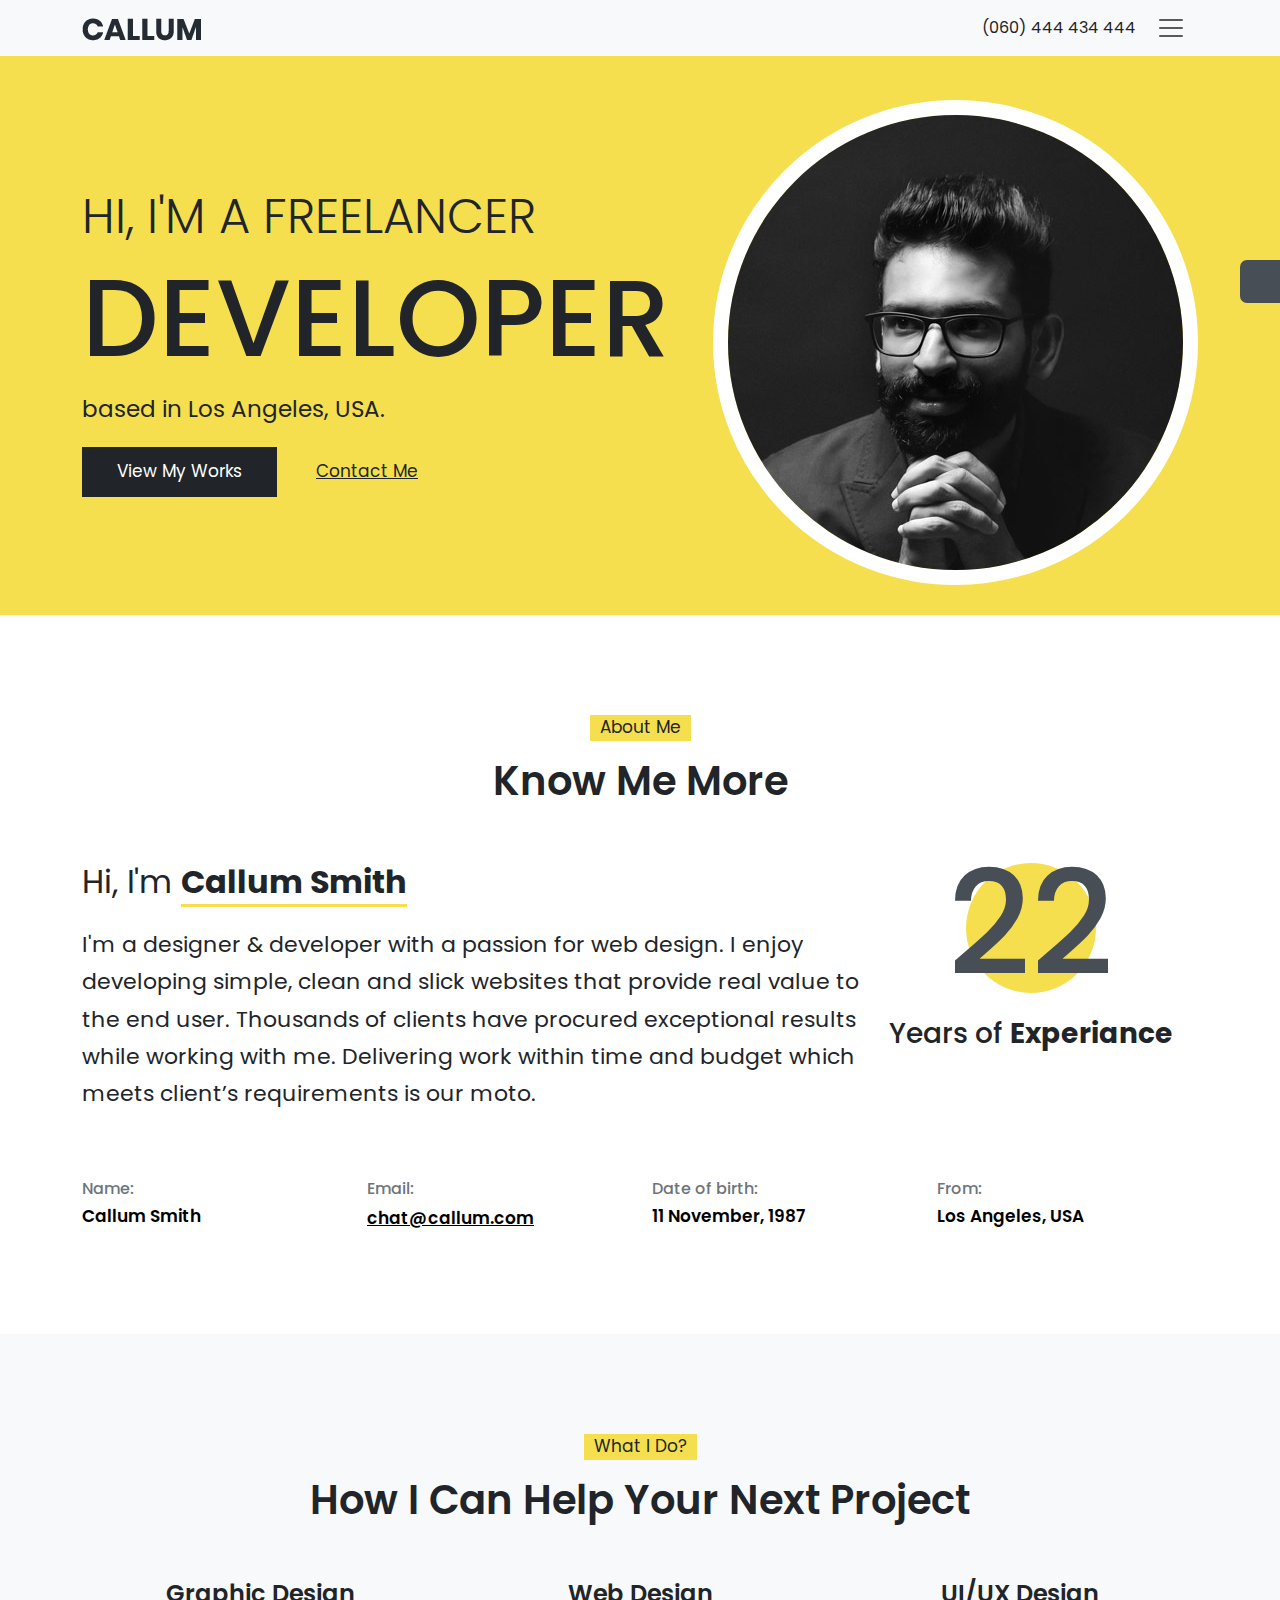
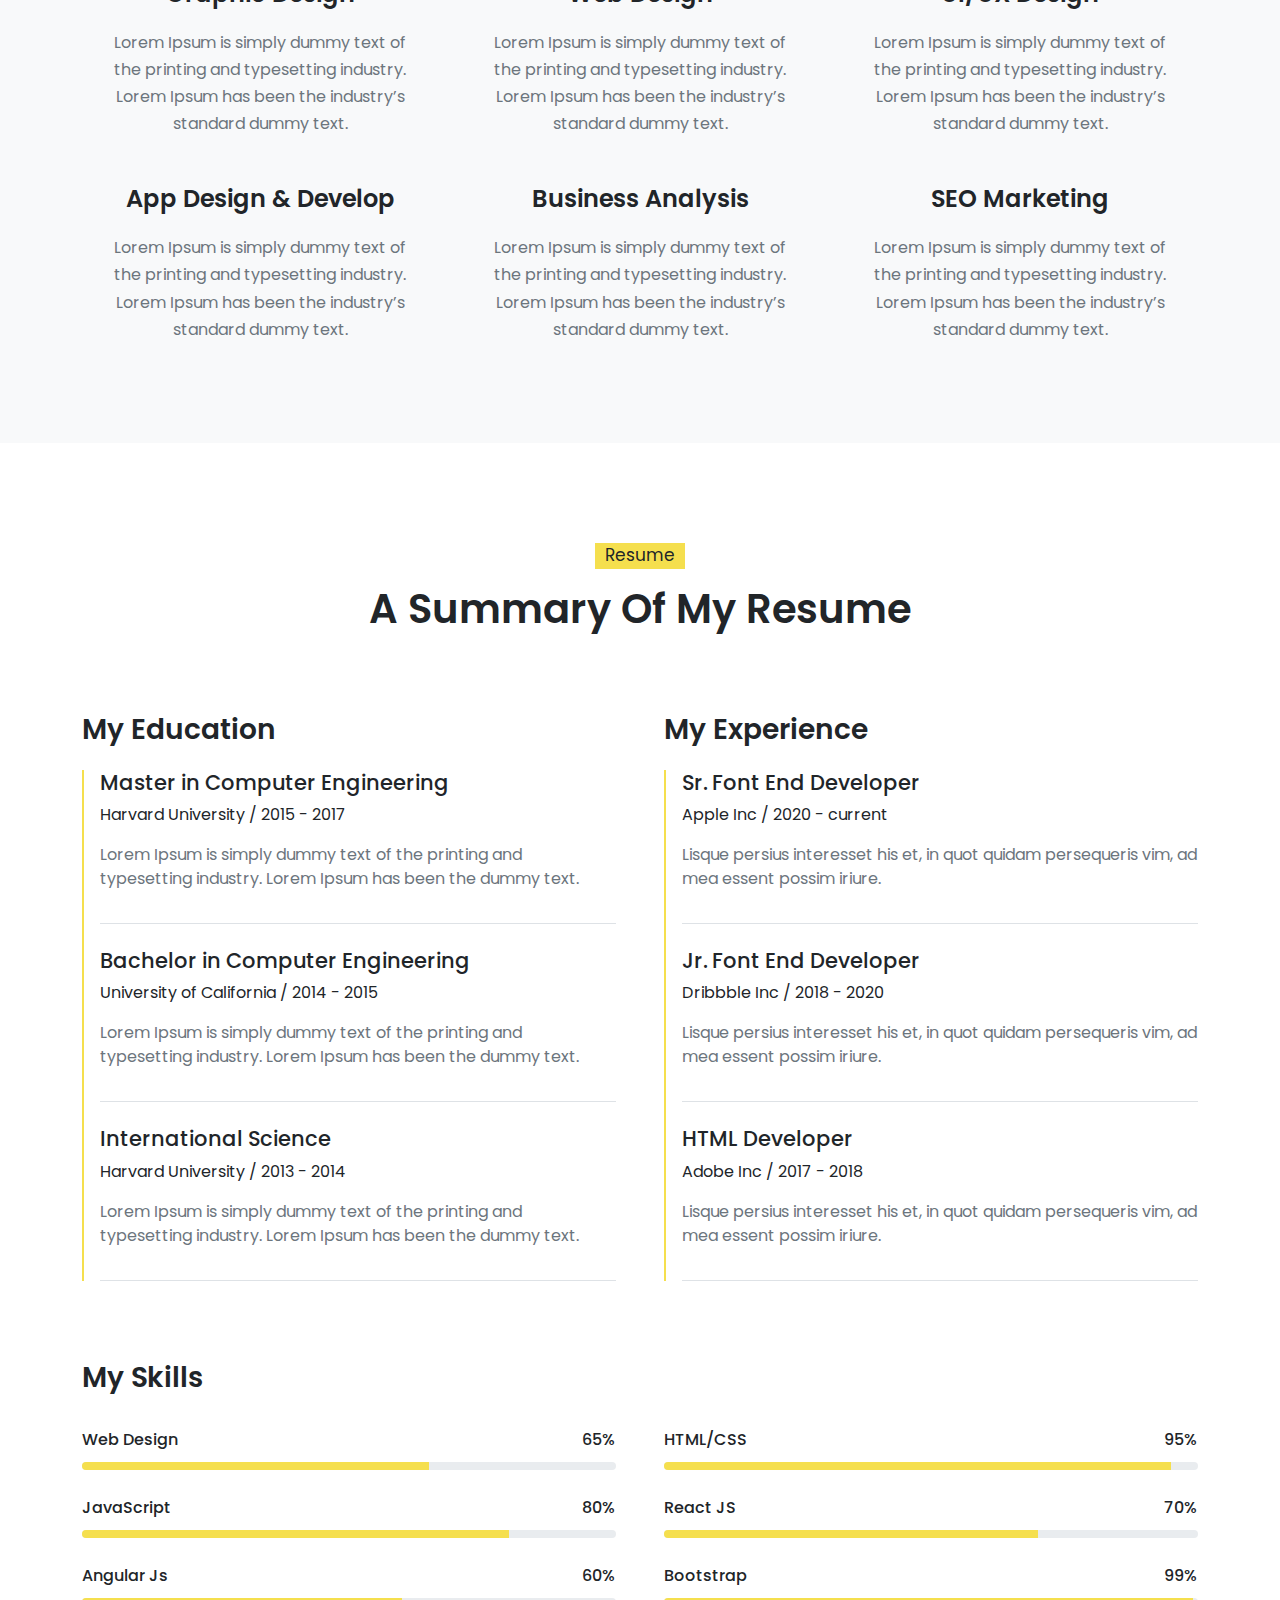
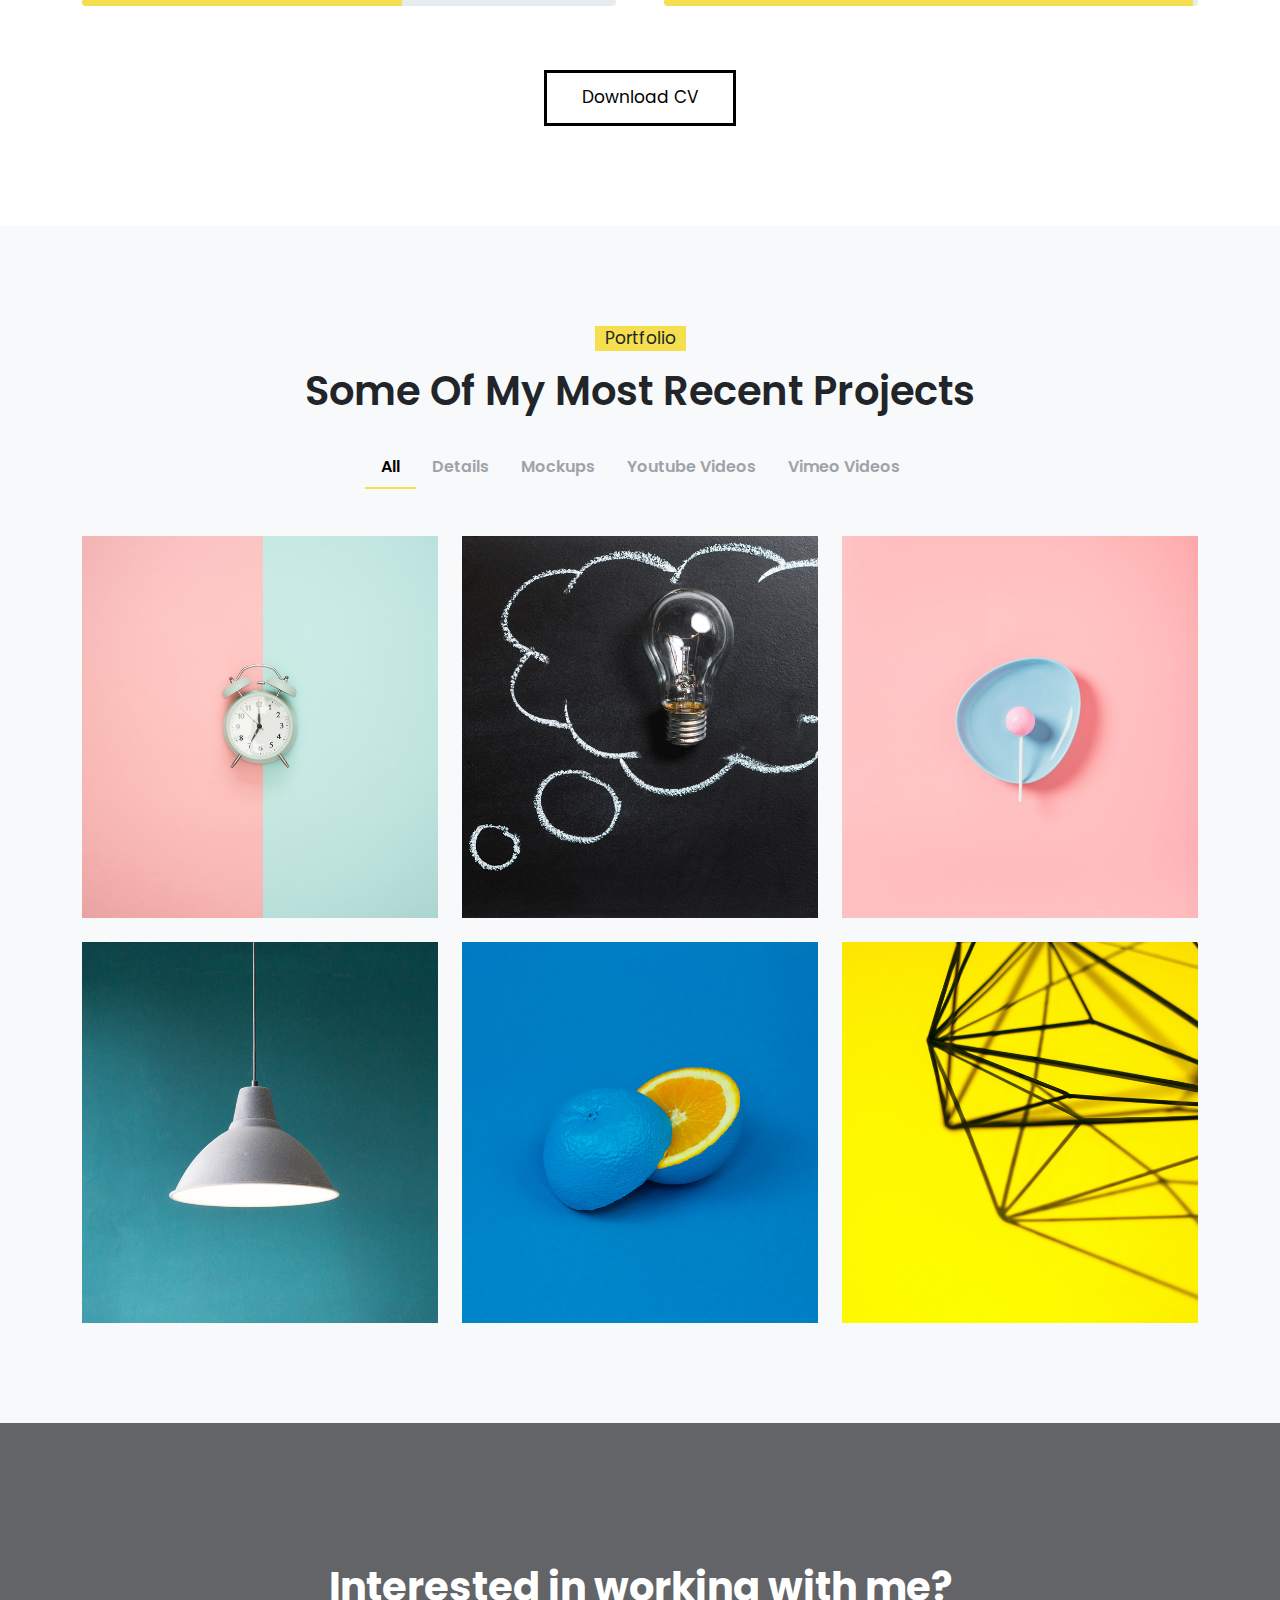
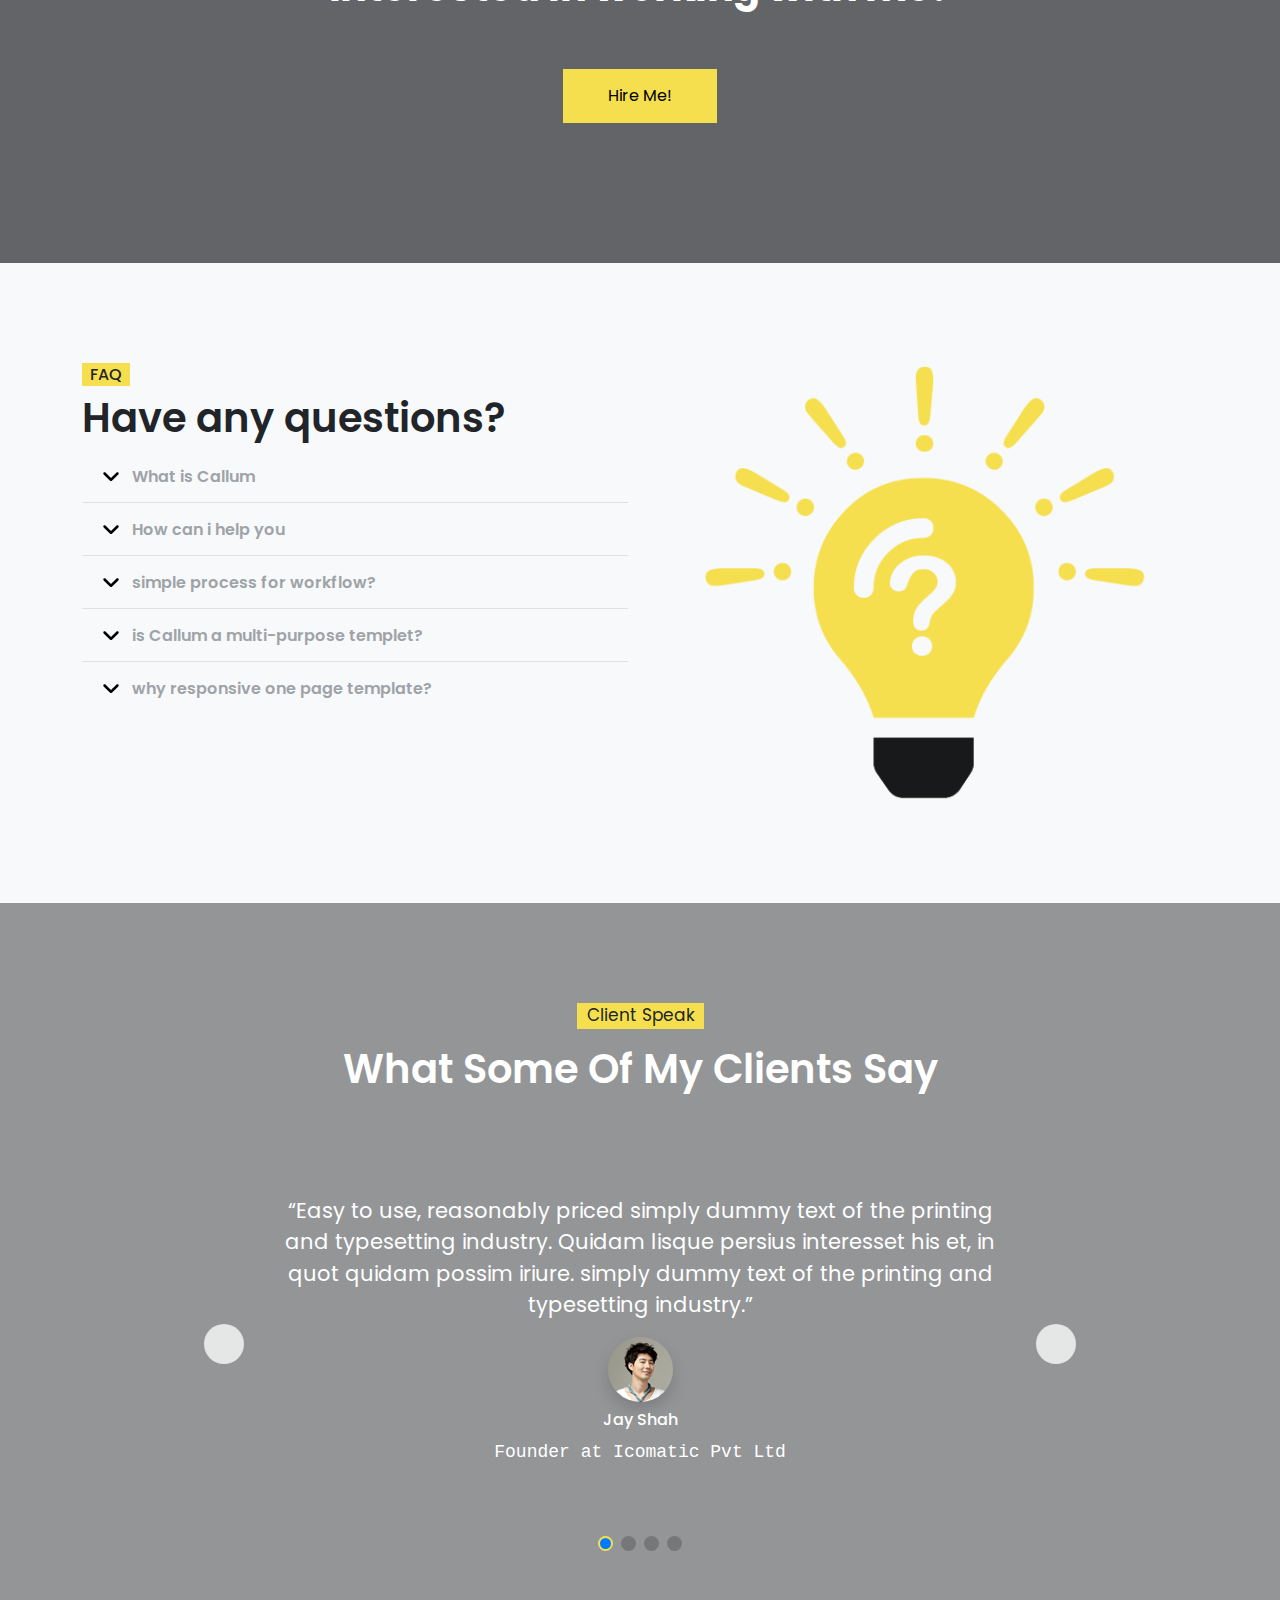
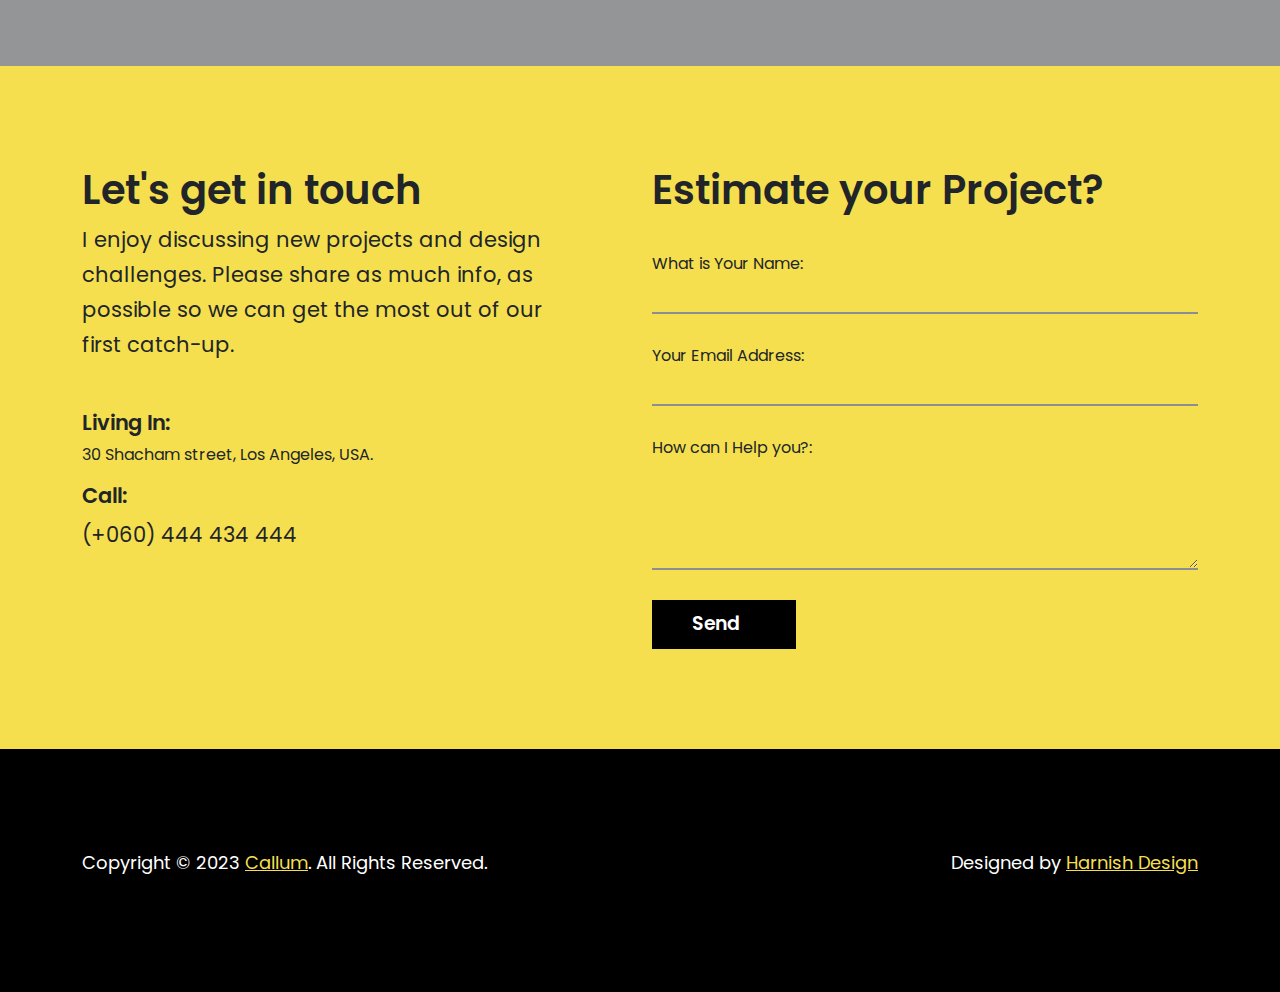
<file: Project 01/index.html>
<!doctype html>
<html lang="en">
  <head>
    <meta charset="utf-8">
    <meta name="viewport" content="width=device-width, initial-scale=1">
    <title>Bootstrap Project-01</title>
    
    <!--Google-font-->
    <link rel="preconnect" href="https://fonts.googleapis.com">
    <link rel="preconnect" href="https://fonts.gstatic.com" crossorigin>
    <link href="https://fonts.googleapis.com/css2?family=Poppins:ital,wght@0,100;0,200;0,300;0,400;0,500;0,600;0,700;0,800;0,900;1,100;1,200;1,300;1,400;1,500;1,600;1,700;1,800;1,900&display=swap" rel="stylesheet">

    <!--font-awesome cdn-->
    <link rel="stylesheet" href="https://cdnjs.cloudflare.com/ajax/libs/font-awesome/6.5.2/css/all.min.css" integrity="sha512-SnH5WK+bZxgPHs44uWIX+LLJAJ9/2PkPKZ5QiAj6Ta86w+fsb2TkcmfRyVX3pBnMFcV7oQPJkl9QevSCWr3W6A==" crossorigin="anonymous" referrerpolicy="no-referrer" />

    <!--Bootstrap cdn-->
    <link href="https://cdn.jsdelivr.net/npm/bootstrap@5.3.3/dist/css/bootstrap.min.css" rel="stylesheet" 
    integrity="sha384-QWTKZyjpPEjISv5WaRU9OFeRpok6YctnYmDr5pNlyT2bRjXh0JMhjY6hW+ALEwIH" crossorigin="anonymous">

    <!-- Link Swiper's CSS -->
    <link rel="stylesheet" href="https://cdn.jsdelivr.net/npm/swiper@11/swiper-bundle.min.css" />

    <!--My CSS-->
    <link rel="stylesheet" href="style.css">

  </head>
  <body>
    
    <div class="nav-bar">
      <nav class="navbar bg-body-tertiary fixed-top">
        <div class="container">
          <a class="navbar-brand" href="#"><img src="img/logo.png" alt=""></a>
          <div class="infm d-flex align-items-center gap-2">
            <p class="fs-5 m-0"><i class="fa-solid fa-phone-flip"></i></p>
            <p class="fs-6 m-0">(060) 444 434 444</p>
            <button class="navbar-toggler mboder" type="button" data-bs-toggle="offcanvas" data-bs-target="#offcanvasNavbar" aria-controls="offcanvasNavbar" aria-label="Toggle navigation">
              <span class="navbar-toggler-icon"></span>
            </button>
          </div>
          <div class="offcanvas offcanvas-end" tabindex="-1" id="offcanvasNavbar" aria-labelledby="offcanvasNavbarLabel">
            <div class="offcanvas-header">
              <h5 class="offcanvas-title" id="offcanvasNavbarLabel">Offcanvas</h5>
              <button type="button" class="btn-close" data-bs-dismiss="offcanvas" aria-label="Close"></button>
            </div>
            <div class="offcanvas-body">
              <ul class="navbar-nav justify-content-end flex-grow-1 pe-3">
                <li class="nav-item">
                  <a class="nav-link active" aria-current="page" href="#">Home</a>
                </li>
                <li class="nav-item">
                  <a class="nav-link" href="#">Link</a>
                </li>
                <li class="nav-item dropdown">
                  <a class="nav-link dropdown-toggle" href="#" role="button" data-bs-toggle="dropdown" aria-expanded="false">
                    Dropdown
                  </a>
                  <ul class="dropdown-menu">
                    <li><a class="dropdown-item" href="#">Action</a></li>
                    <li><a class="dropdown-item" href="#">Another action</a></li>
                    <li>
                      <hr class="dropdown-divider">
                    </li>
                    <li><a class="dropdown-item" href="#">Something else here</a></li>
                  </ul>
                </li>
              </ul>
              <form class="d-flex mt-3" role="search">
                <input class="form-control me-2" type="search" placeholder="Search" aria-label="Search">
                <button class="btn btn-outline-success" type="submit">Search</button>
              </form>
            </div>
          </div>
        </div>
      </nav>
    </div>

    <div class="setting">
      <i class="fa-solid fa-gear"></i>
    </div>

    <div class="banner">
      <div class="container">
        <div class="banner-area d-flex justify-content-between">
          <div class="banner-text">
            <h2 class="text-uppercase ">Hi, I'm a Freelancer</h2>
            <h1 class="text-uppercase">Developer</h1>
            <p>based in Los Angeles, USA.</p>
            <a href="" class="v-btn">view my works</a>
            <a href="" class="c-btn">contact me <i class="fa-regular fa-circle-down"></i></a>
          </div>
          <div class="banner-img ">
            <img class="rounded-circle" src="img/web-developer.jpg" alt="">
          </div>
        </div>
        <div class="down-icon text-center">
          <i class="fa-solid fa-arrow-down"></i>
        </div>
      </div>
    </div>

    <div class="about">
      <div class="container">
        <div class="title text-center">
          <p class="text-capitalize d-inline-block">about me</p>
          <h2 class="text-capitalize">know me more</h2>
        </div>
        <div class="about-text">
          <div class="name-info d-flex">
            <div class="name">
              <h3>Hi, I'm <span>Callum Smith</span></h3>
              <p>I'm a designer & developer with a passion for web design. I enjoy developing simple, clean and slick websites that provide real value to the end user. Thousands of clients have procured exceptional results while working with me. Delivering work within time and budget which meets client’s requirements is our moto.</p>
            </div>
            <div class="expert text-center ">
              <div class="yellow d-flex justify-content-center align-items-center">
                <h2>22</h2>
              </div>
              <h3 class="mt-4">Years of <span class="fw-bold">Experiance</span></h3>
            </div>
          </div>
          <div class="contact-info">
            <div class="row">
              <div class="col">
                <h6>Name:</h6>
                <h5>Callum Smith</h5>
              </div>
              <div class="col">
                <h6>Email:</h6>
                <a href="">chat@callum.com</a>
              </div>
              <div class="col">
                <h6>Date of birth:</h6>
                <h5>11 November, 1987</h5>
              </div>
              <div class="col">
                <h6>From:</h6>
                <h5>Los Angeles, USA</h5>
              </div>
            </div>
          </div>
        </div>
      </div>
    </div>

    <div class="project">
      <div class="container">
        <div class="title text-center">
          <p class="text-capitalize d-inline-block">What I Do?</p>
          <h2 class="text-capitalize">How I can help your next project</h2>
        </div>
        <div class="project-item">
          <div class="row pt-5">
            <div class="col-4 text-center">
              <i class="fa-solid fa-palette"></i>
              <h5>Graphic Design</h5>
              <p>Lorem Ipsum is simply dummy text of the printing and typesetting      industry. Lorem Ipsum has been the industry’s standard dummy text.
              </p>
            </div>
            <div class="col-4 text-center">
              <i class="fa-solid fa-display"></i>
              <h5>Web Design</h5>
              <p>Lorem Ipsum is simply dummy text of the printing and typesetting      industry. Lorem Ipsum has been the industry’s standard dummy text.
              </p>
            </div>
            <div class="col-4 text-center">
              <i class="fa-solid fa-pen-ruler"></i>
              <h5>UI/UX Design</h5>
              <p>Lorem Ipsum is simply dummy text of the printing and typesetting      industry. Lorem Ipsum has been the industry’s standard dummy text.
              </p>
            </div>
          </div>
          <div class="row pt-5">
            <div class="col-4 text-center">
              <i class="fa-solid fa-paintbrush"></i>
              <h5>App Design & Develop</h5>
              <p>Lorem Ipsum is simply dummy text of the printing and typesetting      industry. Lorem Ipsum has been the industry’s standard dummy text.
              </p>
            </div>
            <div class="col-4 text-center">
              <i class="fa-solid fa-chart-area"></i>
              <h5>Business Analysis</h5>
              <p>Lorem Ipsum is simply dummy text of the printing and typesetting      industry. Lorem Ipsum has been the industry’s standard dummy text.
              </p>
            </div>
            <div class="col-4 text-center">
              <i class="fa-solid fa-pen-ruler"></i>
              <h5>SEO Marketing</h5>
              <p>Lorem Ipsum is simply dummy text of the printing and typesetting      industry. Lorem Ipsum has been the industry’s standard dummy text.
              </p>
            </div>
          </div>
        </div>
      </div>
    </div>

    <div class="resume">
      <div class="container">
        <div class="title text-center pb-4">
          <p class="text-capitalize d-inline-block">Resume</p>
          <h2 class="text-capitalize">A summary of My Resume</h2>
        </div>
        <div class="row my-5">
          <div class="edu col-6 pe-4">
            <h2>My Education</h2>
            <div class="edu-info">
              <div class="ps-3">
                <div class=" border-bottom mt-4 pb-3">
                  <h3>Master in Computer Engineering</h3>      
                  <p>Harvard University / 2015 - 2017</p>   
                  <p class="dtls pe-1">Lorem Ipsum is simply dummy text of the printing and typesetting industry. Lorem Ipsum has been the dummy text.</p>  
                </div>
                <div class="border-bottom mt-4 pb-3">
                  <h3>Bachelor in Computer Engineering</h3>      
                  <p>University of California / 2014 - 2015</p>   
                  <p class="dtls pe-1">Lorem Ipsum is simply dummy text of the printing and typesetting industry. Lorem Ipsum has been the dummy text.</p>  
                </div>
                <div class="border-bottom mt-4 pb-3">
                  <h3>International Science</h3>      
                  <p>Harvard University / 2013 - 2014</p>   
                  <p class="dtls">Lorem Ipsum is simply dummy text of the printing and typesetting industry. Lorem Ipsum has been the dummy text.</p>  
                </div>
              </div>
            </div>
          </div>


          <div class="exp col-6 ps-4">
            <h2>My Experience</h2>
            <div class="exp-info">
              <div class="ps-3">
                <div class="border-bottom mt-4 pb-3">
                  <h3>Sr. Font End Developer</h3>
                  <p>Apple Inc / 2020 - current</p>
                  <p class="dtls">Lisque persius interesset his et, in quot quidam persequeris vim, ad mea essent possim iriure.</p>
                </div>
                <div class="border-bottom mt-4 pb-3">
                  <h3>Jr. Font End Developer</h3>
                  <p>Dribbble Inc / 2018 - 2020</p>
                  <p class="dtls">Lisque persius interesset his et, in quot quidam persequeris vim, ad mea essent possim iriure.</p>
                </div>
                <div class="border-bottom mt-4 pb-3">
                  <h3>HTML Developer</h3>
                  <p>Adobe Inc / 2017 - 2018</p>
                  <p class="dtls">Lisque persius interesset his et, in quot quidam persequeris vim, ad mea essent possim iriure.</p>
                </div>
              </div>
            </div>
          </div>
        </div>
        <div class="skill">
          <h2>My Skills</h2>
          <div class="my-4">
            <div class="row">
              <div class="col-6 mb-3 pe-4">
                <div class="skill-text d-flex justify-content-between">
                  <p>Web Design</p>
                  <span>65%</span>
                </div>
                <div class="progress" role="progressbar" aria-label="Basic example" aria-valuenow="0" aria-valuemin="0" aria-valuemax="100">
                  <div class="progress-bar" style="width: 65%"></div>
                </div>
              </div>
              <div class="col-6 mb-3 ps-4">
                <div class="skill-text d-flex justify-content-between">
                  <p>HTML/CSS</p>
                  <span>95%</span>
                </div>
                <div class="progress" role="progressbar" aria-label="Basic example" aria-valuenow="0" aria-valuemin="0" aria-valuemax="100">
                  <div class="progress-bar" style="width: 95%"></div>
                </div>
              </div>
              <div class="col-6 mb-3 pe-4">
                <div class="skill-text d-flex justify-content-between">
                  <p>JavaScript</p>
                  <span>80%</span>
                </div>
                <div class="progress" role="progressbar" aria-label="Basic example" aria-valuenow="0" aria-valuemin="0" aria-valuemax="100">
                  <div class="progress-bar" style="width: 80%"></div>
                </div>
              </div>
              <div class="col-6 mb-3 ps-4">
                <div class="skill-text d-flex justify-content-between">
                  <p>React JS</p>
                  <span>70%</span>
                </div>
                <div class="progress" role="progressbar" aria-label="Basic example" aria-valuenow="0" aria-valuemin="0" aria-valuemax="100">
                  <div class="progress-bar" style="width: 70%"></div>
                </div>
              </div>
              <div class="col-6 mb-3 pe-4">
                <div class="skill-text d-flex justify-content-between">
                  <p>Angular Js</p>
                  <span>60%</span>
                </div>
                <div class="progress" role="progressbar" aria-label="Basic example" aria-valuenow="0" aria-valuemin="0" aria-valuemax="100">
                  <div class="progress-bar" style="width: 60%"></div>
                </div>
              </div>
              <div class="col-6 mb-3 ps-4">
                <div class="skill-text d-flex justify-content-between">
                  <p>Bootstrap</p>
                  <span>99%</span>
                </div>
                <div class="progress" role="progressbar" aria-label="Basic example" aria-valuenow="0" aria-valuemin="0" aria-valuemax="100">
                  <div class="progress-bar" style="width: 99%"></div>
                </div>
              </div>
            </div>
          </div>
          <div class="skill-button text-center mt-5">
            <a href="">Download CV</a>
          </div>
        </div>
      </div>
    </div>

    <div class="portfolio">
      <div class="container">
        <div class="title text-center pb-4">
          <p class="text-capitalize d-inline-block">Portfolio</p>
          <h2 class="text-capitalize">Some of my most recent projects</h2>
        </div>
        <div class="my-project">
          <ul class="nav nav-tabs our-nav border-0 justify-content-center" id="myTab" role="tablist">
            <li class="nav-item" role="presentation">
              <button class="nav-link active our-link border-0" id="all-tab" data-bs-toggle="tab" data-bs-target="#all-tab-pane" type="button" role="tab" aria-controls="all-tab-pane" aria-selected="true">All</button>
            </li>

            <li class="nav-item" role="presentation">
              <button class="nav-link our-link border-0" id="details-tab" data-bs-toggle="tab" data-bs-target="#details-tab-pane" type="button" role="tab" aria-controls="details-tab-pane" aria-selected="false">Details</button>
            </li>

            <li class="nav-item" role="presentation">
              <button class="nav-link our-link border-0" id="mockups-tab" data-bs-toggle="tab" data-bs-target="#mockups-tab-pane" type="button" role="tab" aria-controls="mockups-tab-pane" aria-selected="false">Mockups</button>
            </li>

            <li class="nav-item" role="presentation">
              <button class="nav-link our-link border-0" id="youtube-tab" data-bs-toggle="tab" data-bs-target="#youtube-tab-pane" type="button" role="tab" aria-controls="youtube-tab-pane" aria-selected="false">Youtube Videos</button>
            </li>
            <li class="nav-item" role="presentation">
              <button class="nav-link our-link border-0" id="vimeo-tab" data-bs-toggle="tab" data-bs-target="#vimeo-tab-pane" type="button" role="tab" aria-controls="vimeo-tab-pane" aria-selected="false">Vimeo Videos</button>
            </li>
          </ul>
          <div class="tab-content" id="myTabContent">
            <div class="tab-pane fade show active" id="all-tab-pane" role="tabpanel" aria-labelledby="all-tab" tabindex="0">
              <div class="protfolio-img">
                <div class="row mt-5">
                  <div class="col-4 ">
                    <div class="position-relative overlay_h overflow-hidden">
                      <img class="d-block" src="img/project-1.jpg" alt="">
                      <a href="#" class="overlay position-absolute top-0 left-0 w-100 h-100 d-flex   align-items-center justify-content-center text-decoration-none">
                        <div class="text-capitalize text-center">
                          <i class="fa-solid fa-file-lines pb-4"></i>
                          <h5>Detailed project 1</h5>
                          <p class="m0">category</p>
                        </div>
                      </a>
                    </div>
                  </div>
                  <div class="col-4 ">
                    <div class="position-relative overlay_h overflow-hidden">
                      <img class="d-block" src="img/project-2.jpg" alt="">
                      <a href="#" class="overlay position-absolute top-0 left-0 w-100 h-100 d-flex   align-items-center justify-content-center text-decoration-none">
                        <div class="text-capitalize text-center">
                          <i class="fa-solid fa-image pb-4"></i>
                          <h5>Mockups desigen1</h5>
                          <p class="m0">category</p>
                        </div>
                      </a>
                    </div>
                  </div>
                  <div class="col-4 ">
                    <div class="position-relative overlay_h overflow-hidden">
                      <img class="d-block" src="img/project-3.png" alt="">
                      <a href="#" class="overlay position-absolute top-0 left-0 w-100 h-100 d-flex   align-items-center justify-content-center text-decoration-none">
                        <div class="text-capitalize text-center">
                          <i class="fa-solid fa-video pb-4"></i>
                          <h5>YouTube Video</h5>
                          <p class="m0">category</p>
                        </div>
                      </a>
                    </div>
                  </div> 
                </div>
                <div class="row mt-4">
                  <div class="col-4 ">
                    <div class="position-relative overlay_h overflow-hidden">
                      <img class="d-block" src="img/project-4.jpg" alt="">
                      <a href="#" class="overlay position-absolute top-0 left-0 w-100 h-100 d-flex   align-items-center justify-content-center text-decoration-none">
                        <div class="text-capitalize text-center">
                          <i class="fa-solid fa-video pb-4"></i>
                          <h5>Vimeo Video</h5>
                          <p class="m0">category</p>
                        </div>
                      </a>
                    </div>
                  </div>
                  <div class="col-4 ">
                    <div class="position-relative overlay_h overflow-hidden">
                      <img class="d-block" src="img/project-5.jpg" alt="">
                      <a href="#" class="overlay position-absolute top-0 left-0 w-100 h-100 d-flex   align-items-center justify-content-center text-decoration-none">
                        <div class="text-capitalize text-center">
                          <i class="fa-solid fa-file-lines pb-4"></i>
                          <h5>Detailed project2</h5>
                          <p class="m0">category</p>
                        </div>
                      </a>
                    </div>
                  </div>
                  <div class="col-4 ">
                    <div class="position-relative overlay_h overflow-hidden">
                      <img class="d-block" src="img/project-6.jpg" alt="">
                      <a href="#" class="overlay position-absolute top-0 left-0 w-100 h-100 d-flex   align-items-center justify-content-center text-decoration-none">
                        <div class="text-capitalize text-center">
                          <i class="fa-solid fa-image pb-4"></i>
                          <h5>Mockups desigen2</h5>
                          <p class="m0">category</p>
                        </div>
                      </a>
                    </div>
                  </div> 
                </div>
                
              </div>
            </div>

            <div class="tab-pane fade" id="details-tab-pane" role="tabpanel" aria-labelledby="details-tab" tabindex="0">
              <div class="protfolio-img">
                <div class="row mt-5">
                  <div class="col-4 ">
                    <div class="position-relative overlay_h overflow-hidden">
                      <img class="d-block" src="img/project-1.jpg" alt="">
                      <a href="#" class="overlay position-absolute top-0 left-0 w-100 h-100 d-flex   align-items-center justify-content-center text-decoration-none">
                        <div class="text-capitalize text-center">
                          <i class="fa-solid fa-file-lines pb-4"></i>
                          <h5>Detailed project 1</h5>
                          <p class="m0">category</p>
                        </div>
                      </a>
                    </div>
                  </div>
                  <div class="col-4 ">
                    <div class="position-relative overlay_h overflow-hidden">
                      <img class="d-block" src="img/project-5.jpg" alt="">
                      <a href="#" class="overlay position-absolute top-0 left-0 w-100 h-100 d-flex   align-items-center justify-content-center text-decoration-none">
                        <div class="text-capitalize text-center">
                          <i class="fa-solid fa-file-lines pb-4"></i>
                          <h5>Detailed project2</h5>
                          <p class="m0">category</p>
                        </div>
                      </a>
                    </div>
                  </div>
                </div>
              </div>
            </div>

            <div class="tab-pane fade" id="mockups-tab-pane" role="tabpanel" aria-labelledby="mockups-tab" tabindex="0">
              <div class="protfolio-img">
                <div class="row mt-5">
                  <div class="col-4 ">
                    <div class="position-relative overlay_h overflow-hidden">
                      <img class="d-block" src="img/project-2.jpg" alt="">
                      <a href="#" class="overlay position-absolute top-0 left-0 w-100 h-100 d-flex   align-items-center justify-content-center text-decoration-none">
                        <div class="text-capitalize text-center">
                          <i class="fa-solid fa-image pb-4"></i>
                          <h5>Mockups desigen1</h5>
                          <p class="m0">category</p>
                        </div>
                      </a>
                    </div>
                  </div>
                  <div class="col-4 ">
                    <div class="position-relative overlay_h overflow-hidden">
                      <img class="d-block" src="img/project-6.jpg" alt="">
                      <a href="#" class="overlay position-absolute top-0 left-0 w-100 h-100 d-flex   align-items-center justify-content-center text-decoration-none">
                        <div class="text-capitalize text-center">
                          <i class="fa-solid fa-image pb-4"></i>
                          <h5>Mockups desigen2</h5>
                          <p class="m0">category</p>
                        </div>
                      </a>
                    </div>
                  </div>
                </div>
              </div>
            </div>

            <div class="tab-pane fade" id="youtube-tab-pane" role="tabpanel" aria-labelledby="youtube-tab" tabindex="0">
              <div class="protfolio-img">
                <div class="row mt-5">
                  <div class="col-4 ">
                    <div class="position-relative overlay_h overflow-hidden">
                      <img class="d-block" src="img/project-3.png" alt="">
                      <a href="#" class="overlay position-absolute top-0 left-0 w-100 h-100 d-flex   align-items-center justify-content-center text-decoration-none">
                        <div class="text-capitalize text-center">
                          <i class="fa-solid fa-video pb-4"></i>
                          <h5>YouTube Video</h5>
                          <p class="m0">category</p>
                        </div>
                      </a>
                    </div>
                  </div>
                </div>
              </div>
            </div>

            <div class="tab-pane fade" id="vimeo-tab-pane" role="tabpanel" aria-labelledby="vimeo-tab" tabindex="0">
              <div class="protfolio-img">
                <div class="row mt-5">
                  <div class="col-4 ">
                    <div class="position-relative overlay_h overflow-hidden">
                      <img class="d-block" src="img/project-4.jpg" alt="">
                      <a href="#" class="overlay position-absolute top-0 left-0 w-100 h-100 d-flex   align-items-center justify-content-center text-decoration-none">
                        <div class="text-capitalize text-center">
                          <i class="fa-solid fa-video pb-4"></i>
                          <h5>Vimeo Video</h5>
                          <p class="m0">category</p>
                        </div>
                      </a>
                    </div>
                  </div>
                </div>
              </div>
            </div>
          </div>
        </div>
      </div>
    </div>

    <div class="work">
      <div class="work-bk">
        <div class="container">
          <div class="work-text text-center text-white">
            <h2>Interested in working with me?</h2>
            <a href="">Hire Me!</a>
          </div>
        </div>
      </div>
    </div>

    <div class="faq">
      <div class="container">
        <div class="row">
          <div class="col-12 col-lg-6 order-lg-2">
            <div class="faq-img px-5">
              <img src="img/faq.png" alt="">
            </div>
          </div>
          <div class="col-12 col-lg-6 order-lg-1">
            <div class="faq-title ">
              <h6>FAQ</h6>
              <h2>Have any questions?</h2>
            </div>
            <div class="faq-q">
              <div class="accordion accordion-flush my-faq" id="accordionFlushExample">
                <div class="accordion-item">
                  <h2 class="accordion-header">
                    <button class="accordion-button collapsed my-btn" type="button" data-bs-toggle="collapse" data-bs-target="#flush-collapseOne" aria-expanded="false" aria-controls="flush-collapseOne">
                      What is Callum
                    </button>
                  </h2>
                  <div id="flush-collapseOne" class="accordion-collapse collapse" data-bs-parent="#accordionFlushExample">
                    <div class="accordion-body">Placeholder content for this accordion, which is intended to demonstrate the <code>.accordion-flush</code> class. This is the first item's accordion body.</div>
                  </div>
                </div>

                
                <div class="accordion-item">
                  <h2 class="accordion-header">
                    <button class="accordion-button collapsed my-btn" type="button" data-bs-toggle="collapse" data-bs-target="#flush-collapseTwo" aria-expanded="false" aria-controls="flush-collapseTwo">
                      How can i help you
                    </button>
                  </h2>
                  <div id="flush-collapseTwo" class="accordion-collapse collapse" data-bs-parent="#accordionFlushExample">
                    <div class="accordion-body">Placeholder content for this accordion, which is intended to demonstrate the <code>.accordion-flush</code> class. This is the second item's accordion body. Let's imagine this being filled with some actual content.</div>
                  </div>
                </div>

                
                <div class="accordion-item">
                  <h2 class="accordion-header">
                    <button class="accordion-button collapsed my-btn" type="button" data-bs-toggle="collapse" data-bs-target="#flush-collapseThree" aria-expanded="false" aria-controls="flush-collapseThree">
                      simple process for workflow?
                    </button>
                  </h2>
                  <div id="flush-collapseThree" class="accordion-collapse collapse" data-bs-parent="#accordionFlushExample">
                    <div class="accordion-body">Placeholder content for this accordion, which is intended to demonstrate the <code>.accordion-flush</code> class. This is the third item's accordion body. Nothing more exciting happening here in terms of content, but just filling up the space to make it look, at least at first glance, a bit more representative of how this would look in a real-world application.</div>
                  </div>
                </div>

                <div class="accordion-item">
                  <h2 class="accordion-header">
                    <button class="accordion-button collapsed my-btn" type="button" data-bs-toggle="collapse" data-bs-target="#flush-collapsefour" aria-expanded="false" aria-controls="flush-collapsefour">
                      is Callum a multi-purpose templet?
                    </button>
                  </h2>
                  <div id="flush-collapsefour" class="accordion-collapse collapse" data-bs-parent="#accordionFlushExample">
                    <div class="accordion-body">Placeholder content for this accordion, which is intended to demonstrate the <code>.accordion-flush</code> class. This is the third item's accordion body. Nothing more exciting happening here in terms of content, but just filling up the space to make it look, at least at first glance, a bit more representative of how this would look in a real-world application.</div>
                  </div>
                </div>
                
                <div class="accordion-item">
                  <h2 class="accordion-header">
                    <button class="accordion-button collapsed my-btn" type="button" data-bs-toggle="collapse" data-bs-target="#flush-collapsefive" aria-expanded="false" aria-controls="flush-collapsefive">
                      why responsive one page template?
                    </button>
                  </h2>
                  <div id="flush-collapsefive" class="accordion-collapse collapse" data-bs-parent="#accordionFlushExample">
                    <div class="accordion-body">Placeholder content for this accordion, which is intended to demonstrate the <code>.accordion-flush</code> class. This is the third item's accordion body. Nothing more exciting happening here in terms of content, but just filling up the space to make it look, at least at first glance, a bit more representative of how this would look in a real-world application.</div>
                  </div>
                </div>
              </div>
            </div>
          </div>
        </div>
      </div>
    </div>

    <div class="client">
      <div class="container">
        <div class="title text-center pb-4">
          <p class="text-capitalize d-inline-block">Client Speak</p>
          <h2 class="text-capitalize text-white">What Some of my Clients Say</h2>
        </div>
        <div class="client-slide">
          <!-- Swiper -->
          <div class="swiper mySwiper">
            <div class="swiper-wrapper">
              <div class="swiper-slide">
                <div class="client_info text-white text-center">
                  <p class="mx-auto "> “Easy to use, reasonably priced simply dummy text of the printing and typesetting industry. Quidam lisque persius interesset his et, in quot quidam possim iriure. simply dummy text of the printing and typesetting industry.”</p>
                  <img class="img-fluid d-inline-block w-auto rounded-circle shadow" src="img/client-1.png" alt="">
                  <h6 class="mt-2">Jay Shah</h6>
                  <span class="font-monospace mx-auto">Founder at Icomatic Pvt Ltd </span>
                </div>
              </div>
              <div class="swiper-slide">
                <div class="client_info text-white text-center">
                  <p class="mx-auto "> “I am happy Working with printing and typesetting industry. Quidam lisque persius interesset his et, in quot quidam persequeris essent possim iriure. simply dummy text of the printing and typesetting industry.”</p>
                  <img class="img-fluid d-inline-block w-auto rounded-circle shadow" src="img/client-2.png" alt="">
                  <h6 class="mt-2"> Patrick Cary</h6>
                  <span class="font-monospace mx-auto">Freelancer from USA</span>
                </div>
              </div>
              <div class="swiper-slide">
                <div class="client_info text-white text-center">
                  <p class="mx-auto "> “Only trying it out since a few days. But up to now excellent. Seems to work flawlessly. priced simply dummy text of the printing and typesetting industry.”</p>
                  <img class="img-fluid d-inline-block w-auto rounded-circle shadow" src="img/client-3.png" alt="">
                  <h6 class="mt-2">Dennis Jacques</h6>
                  <span class="font-monospace mx-auto">Noon Inc </span>
                </div>
              </div>
              <div class="swiper-slide">
                <div class="client_info text-white text-center">
                  <p class="mx-auto "> “I have used them twice now. Good rates, very efficient service and priced simply dummy text of the printing and typesetting industry quidam interesset his et. simply dummy text of the printing and typesetting industry. Excellent.”</p>
                  <img class="img-fluid d-inline-block w-auto rounded-circle shadow" src="img/client-4.png" alt="">
                  <h6 class="mt-2">Chris Tom</h6>
                  <span class="font-monospace mx-auto">User from UK </span>
                </div>
              </div>
            </div>
            <div class="swiper-button-next swiper-right"><i class="fa-solid fa-chevron-right"></i></i></div>
            <div class="swiper-button-prev swiper-left"><i class="fa-solid fa-chevron-left"></i></div>
            <div class="swiper-pagination"></div>
          </div>
        </div>
      </div>
    </div>

    <div class="touch">
      <div class="container">
        <div class="row">
          <div class="col-6">
            <div class="touch-text">
              <h2 class="">Let's get in touch</h2>
              <p>I enjoy discussing new projects and design challenges. Please share as much info, as possible so we can get the most out of our first catch-up.</p>
              <h3 class="mt-5">Living In:</h3>
              <address>30 Shacham street, Los Angeles, USA.</address>
              <h3>Call:</h3>
              <p>(+060) 444 434 444</p>
              <ul class="p-0">
                <li><a href="#"><i class="fa-brands fa-twitter"></i></a></li>
                <li><a href="#"><i class="fa-brands fa-facebook"></i></a></li>
                <li><a href="#"><i class="fa-brands fa-instagram"></i></a></li>
                <li><a href="#"><i class="fa-brands fa-github"></i></a></li>
                <li><a href="#"><i class="fa-brands fa-dribbble"></i></a></li>
              </ul>
            </div>
          </div>
          <div class="col-6">
            <div class="touch-form">
              <h2>Estimate your Project?</h2>
              <div class="">
                <form action="">
                  <label for="" class="lab">What is Your Name:</label>
                  <input type="text" class="form-control">
                  <label for="" class="lab">Your Email Address:</label>
                  <input type="email" class="form-control">
                  <label for="" class="lab">How can I Help you?:</label>
                  <textarea name="message" id="" rows="4" class="form-control"></textarea>
                  <button class="sbtn">Send <i class="fa-solid fa-arrow-right ps-3"></i></button>
                </form>
              </div>
            </div>
          </div>
        </div>
      </div>
    </div>
    <div class="footer">
      <div class="container">
        <div class="row">
          <div class="col-6">
            <div class="f-text text-white">
              <p>Copyright © 2023 <a href="">Callum</a>. All Rights Reserved.</p>
            </div>
          </div>
          <div class="col-6">
            <div class="f-text text-end text-white">
              <p>Designed by <a href="">Harnish Design</a></p>
            </div>
          </div>
        </div>
      </div>
    </div>
      
    
    










    <!--Bootstrap-->
    <script src="https://cdn.jsdelivr.net/npm/bootstrap@5.3.3/dist/js/bootstrap.bundle.min.js" integrity="sha384-YvpcrYf0tY3lHB60NNkmXc5s9fDVZLESaAA55NDzOxhy9GkcIdslK1eN7N6jIeHz" crossorigin="anonymous"></script>


    <!-- Swiper JS -->
    <script src="https://cdn.jsdelivr.net/npm/swiper@11/swiper-bundle.min.js"></script>

    <!-- Initialize Swiper -->
    <script>
    var swiper = new Swiper(".mySwiper", {
      spaceBetween: 30,
      centeredSlides: true,
      loop: true,
        autoplay: {
        delay: 3000,
        disableOnInteraction: false,
      },
      pagination: {
        el: ".swiper-pagination",
        clickable: true,
      },
      navigation: {
        nextEl: ".swiper-button-next",
        prevEl: ".swiper-button-prev",
      },
    });
    </script>

  </body>
</html>
</file>
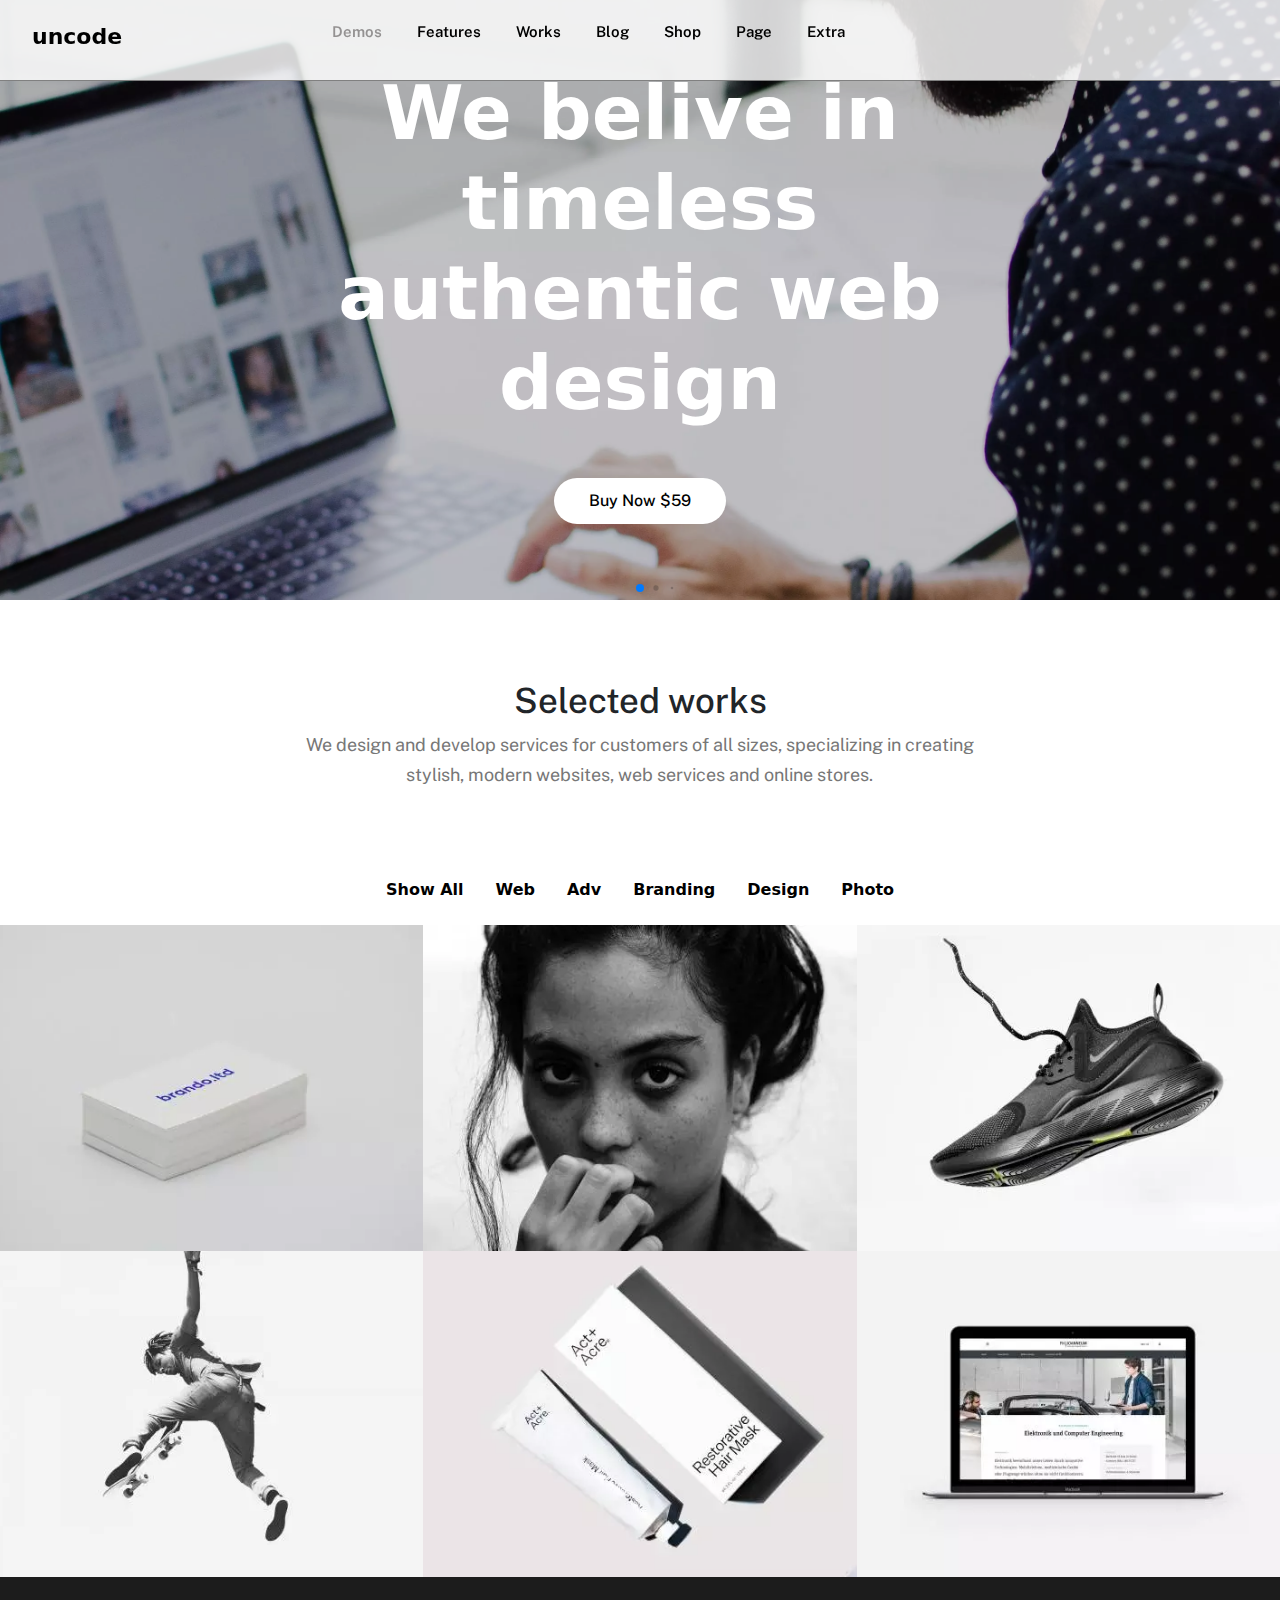
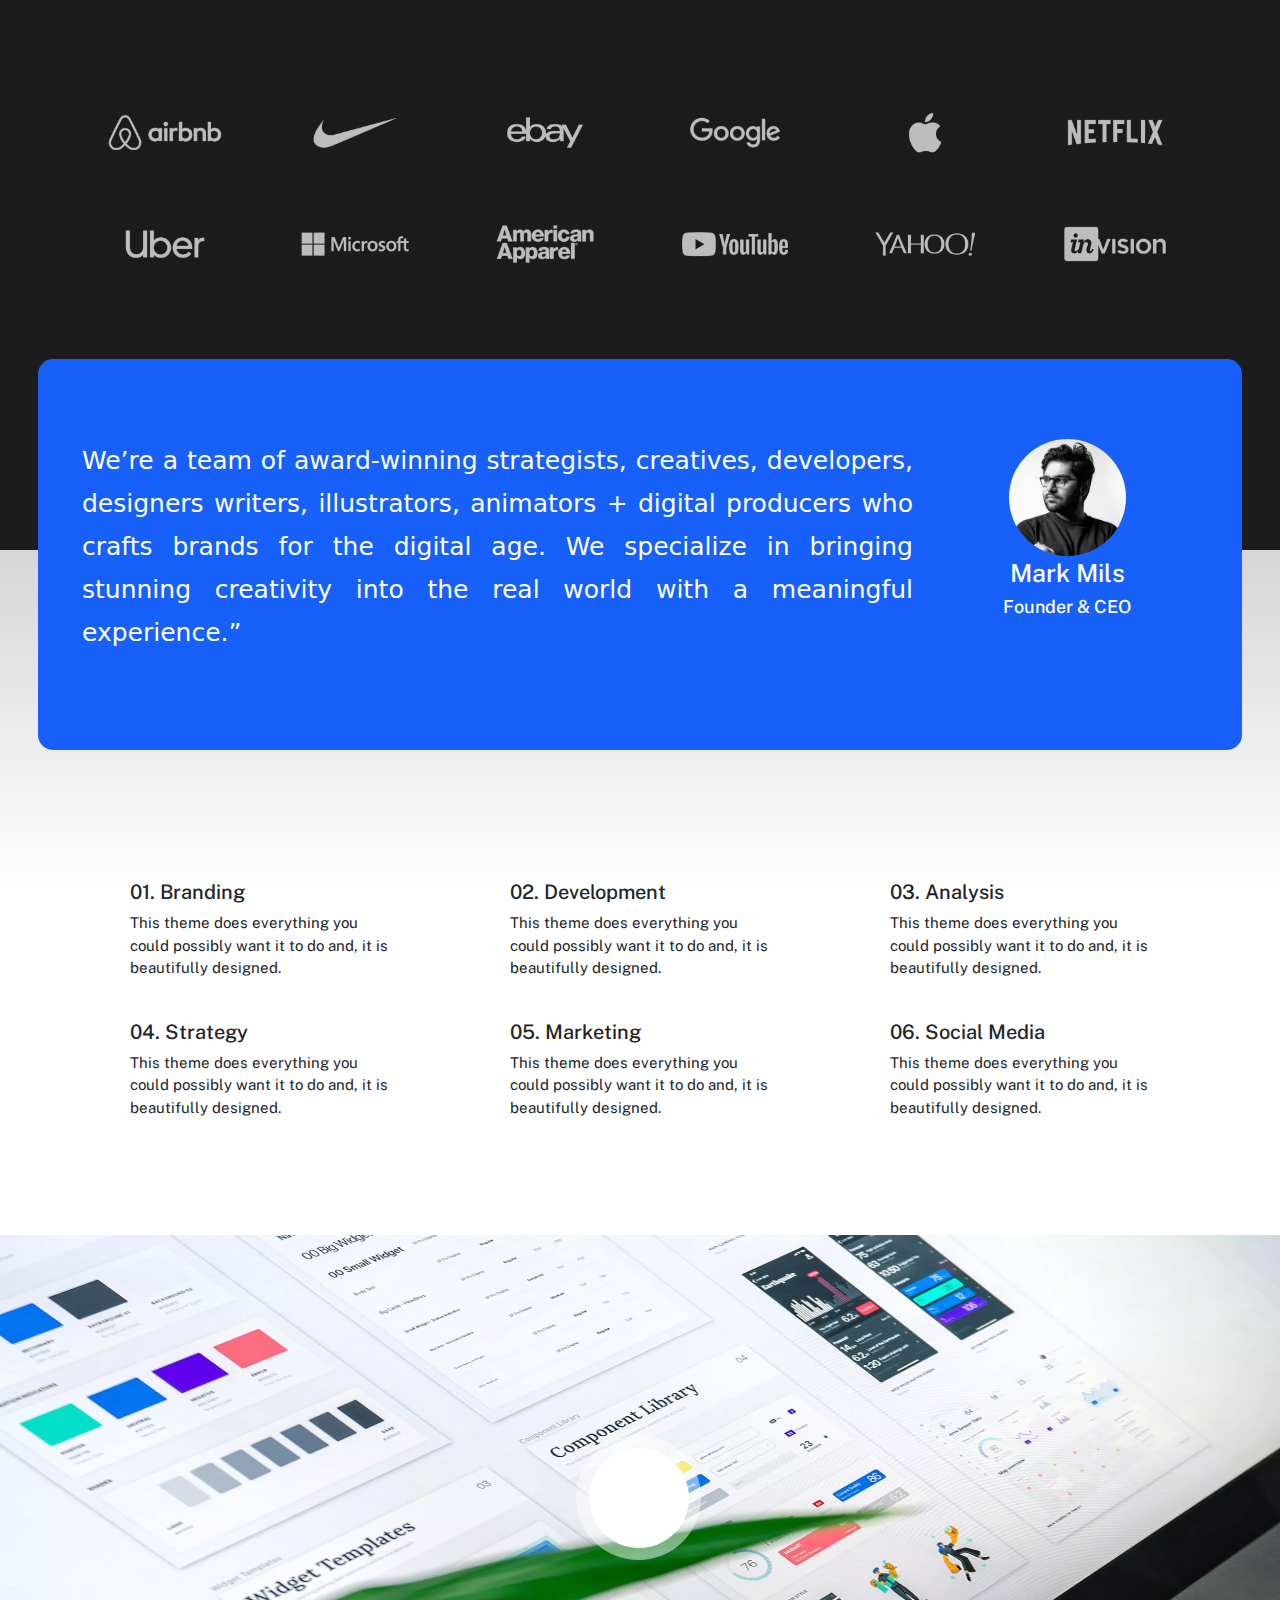
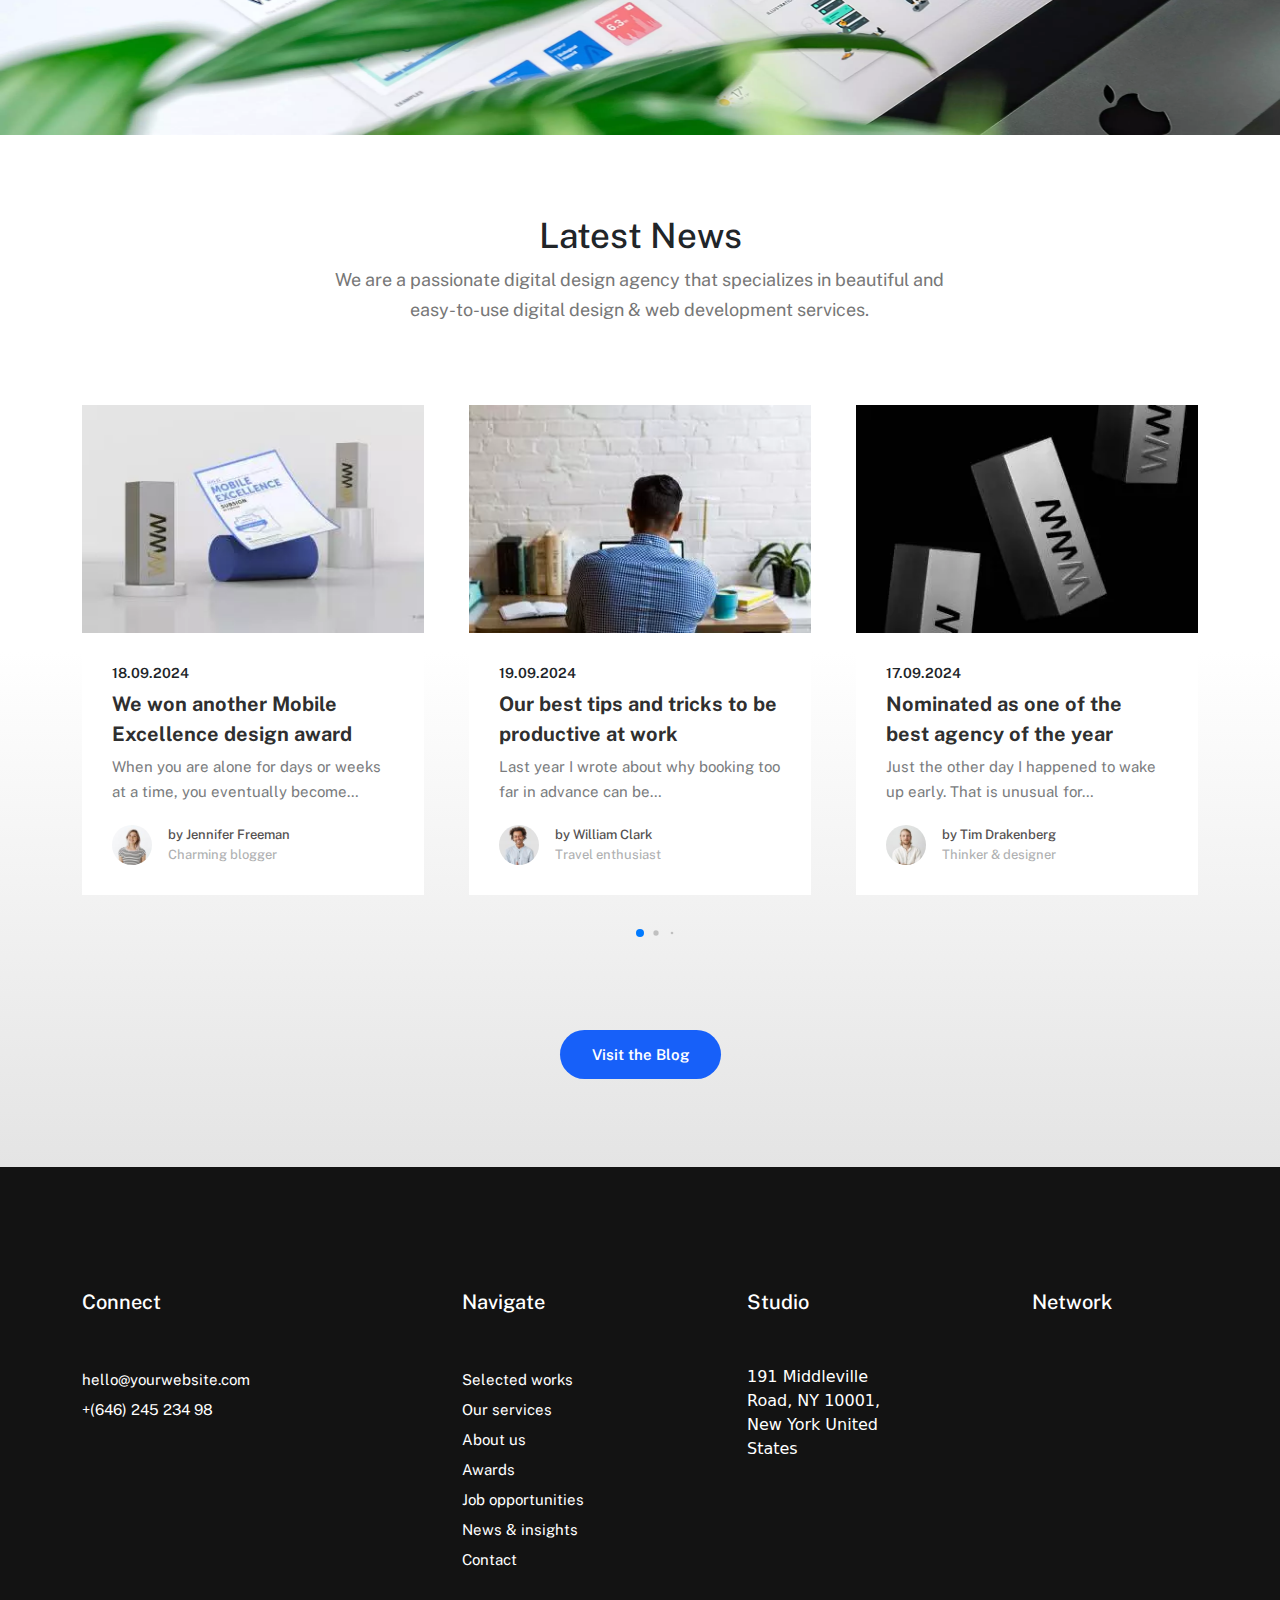
<file: Project 02/Index.html>
<!DOCTYPE html>
<html lang="en">
<head>
    <meta charset="UTF-8">
    <meta name="viewport" content="width=device-width, initial-scale=1.0">
    <title>Project 02</title>

    <!--Google-font-->
    <link rel="preconnect" href="https://fonts.googleapis.com">
    <link rel="preconnect" href="https://fonts.gstatic.com" crossorigin>
    <link href="https://fonts.googleapis.com/css2?family=Plus+Jakarta+Sans:ital,wght@0,200..800;1,200..800&family=Public+Sans:ital,wght@0,100..900;1,100..900&display=swap" rel="stylesheet">

    <!--font-awesome cdn-->
    <link rel="stylesheet" href="https://cdnjs.cloudflare.com/ajax/libs/font-awesome/6.5.2/css/all.min.css" integrity="sha512-SnH5WK+bZxgPHs44uWIX+LLJAJ9/2PkPKZ5QiAj6Ta86w+fsb2TkcmfRyVX3pBnMFcV7oQPJkl9QevSCWr3W6A==" crossorigin="anonymous" referrerpolicy="no-referrer" />

    <!--Bootstrap cdn-->
    <link href="https://cdn.jsdelivr.net/npm/bootstrap@5.3.3/dist/css/bootstrap.min.css" rel="stylesheet" 
    integrity="sha384-QWTKZyjpPEjISv5WaRU9OFeRpok6YctnYmDr5pNlyT2bRjXh0JMhjY6hW+ALEwIH" crossorigin="anonymous">
    <!-- Link Swiper's CSS -->
    <link rel="stylesheet" href="https://cdn.jsdelivr.net/npm/swiper@11/swiper-bundle.min.css" />

    <!--My CSS-->
    <link rel="stylesheet" href="Style.css">
</head>
<body>
    <!-- Nav ber-->
    <div class="nav-ber">
        <div class="my-container">
            <div class="row">
                <div class="col-2">
                    <div class="logo">
                        <a href="https://undsgn.com/uncode/homepages/classic-agency/#" target="_blank">uncode</a>
                    </div>
                </div>
                <div class=" col-7">
                    <div class="my-menu">
                        <ul>
                          <li><a href="">Demos</a>
                            <ul>
                              <li><a href="">Demo_01</a></li>
                              <li><a href="">Demo_02</a></li>
                              <li><a href="">Demo_03</a></li>
                              <li><a href="">Demo_04</a></li>
                            </ul>
                          </li>
                          <li><a href="">Features</a>
                            <ul>
                              <li><a href="">Features_01</a></li>
                              <li><a href="">Features_02</a></li>
                              <li><a href="">Features_03</a></li>
                              <li><a href="">Features_04</a></li>
                            </ul>
                          </li>
                          <li><a href="">Works</a></li>
                          <li><a href="">Blog</a>
                            <ul>
                              <li><a href="">Blog_01</a></li>
                              <li><a href="">Blog_02</a></li>
                              <li><a href="">Blog_03</a></li>
                              <li><a href="">Blog_04</a></li>
                            </ul>
                          </li>
                          <li><a href="">Shop</a></li>
                          <li><a href="">Page</a>
                            <ul>
                              <li><a href="">Page_01</a></li>
                              <li><a href="">Page_02</a></li>
                              <li><a href="">Page_03</a></li>
                              <li><a href="">Page_04</a></li>
                            </ul>
                          </li>
                          <li><a href="">Extra</a>
                            <ul>
                              <li><a href="">Extra_01</a></li>
                              <li><a href="">Extra_02</a></li>
                              <li><a href="">Extra_03</a></li>
                              <li><a href="">Extra_04</a></li>
                            </ul>
                          </li>
                        </ul>
                    </div>
                </div>
                <div class="col-3">
                    <div class="nav-icon">
                        <ul>
                            <li><a href=""><i class="fa-brands fa-facebook"></i></a></li>
                            <li><a href=""><i class="fa-brands fa-youtube"></i></a></li>
                            <li><a href=""><i class="fa-brands fa-x-twitter"></i></a></li>
                            <li><a href=""><i class="fa-brands fa-twitter"></i></a></li>
                        </ul>
                    </div>
                </div>
            </div>
        </div>
    </div>

    <div class="mobile-nav">
      <div class="container">
        <nav class="navbar bg-body-tertiary fixed-top">
          <div class="container">
            <a class="navbar-brand" href="#">uncode</a>
            <button class="navbar-toggler" type="button" data-bs-toggle="offcanvas" data-bs-target="#offcanvasNavbar" aria-controls="offcanvasNavbar" aria-label="Toggle navigation">
              <span class="navbar-toggler-icon"></span>
            </button>
            <div class="offcanvas offcanvas-end" tabindex="-1" id="offcanvasNavbar" aria-labelledby="offcanvasNavbarLabel">
              <div class="offcanvas-header">
                <h5 class="offcanvas-title" id="offcanvasNavbarLabel">uncode</h5>
                <button type="button" class="btn-close" data-bs-dismiss="offcanvas" aria-label="Close"></button>
              </div>
              <div class="offcanvas-body">
                <ul class="navbar-nav justify-content-end flex-grow-1 pe-3">
                  <li class="nav-item">
                    <a class="nav-link active" aria-current="page" href="#">Home</a>
                  </li>
                  <li class="nav-item">
                    <a class="nav-link" href="#">Link</a>
                  </li>
                  <li class="nav-item dropdown">
                    <a class="nav-link dropdown-toggle" href="#" role="button" data-bs-toggle="dropdown" aria-expanded="false">
                      Dropdown
                    </a>
                    <ul class="dropdown-menu">
                      <li><a class="dropdown-item" href="#">Action</a></li>
                      <li><a class="dropdown-item" href="#">Another action</a></li>
                      <li>
                        <hr class="dropdown-divider">
                      </li>
                      <li><a class="dropdown-item" href="#">Something else here</a></li>
                    </ul>
                  </li>
                </ul>
                
              </div>
            </div>
          </div>
        </nav>
      </div>
    </div>

    <!-- banner-->
    <div class="banner">
        <div class="swiper banner_swiper">
            <div class="swiper-wrapper">
              <div class="swiper-slide">
                <div class="slide-one">
                    <div class="bg-gray">
                        <div class=" text-center">
                            <h2>We belive in timeless authentic web design</h2>
                            <h4><a href="">Buy Now $59</a></h4>
                        </div>
                    </div>
                </div>
              </div>
              <div class="swiper-slide">
                <div class="slide-two">
                    <div class="bg-gray ">
                        <div class=" text-center">
                            <h2>We create impressive web expreiences</h2>
                            <h4><a href="">Buy Now $59</a></h4>
                        </div>
                    </div>
                </div>
              </div>
              <div class="swiper-slide">
                <div class="slide-three">
                    <div class="bg-gray">
                        <div class=" text-center">
                            <h2>We belive in timeless authentic web design</h2>
                            <h4><a href="">Buy Now $59</a></h4>
                        </div>
                    </div>
                </div>
              </div>
            </div>
            <div class="swiper-pagination"></div>
        </div>
    </div>

    <div class="work">
        <div class="container">
            <div class="work-title text-center">
                <h3>Selected works</h3>
                <p>We design and develop services for customers of all sizes, specializing in creating stylish, modern websites, web services and online stores.</p>
            </div>
        </div>
    </div>

    <div class="work-menu">
        <div class="">   
            <div class="my-project">
                <ul class="nav nav-tabs our-nav border-0 justify-content-center" id="myTab" role="tablist">
                  <li class="nav-item" role="presentation">
                    <button class="nav-link active our-link border-0" id="showall-tab" data-bs-toggle="tab" data-bs-target="#showall-tab-pane" type="button" role="tab" aria-controls="showall-tab-pane" aria-selected="true">Show All</button>
                  </li>
      
                  <li class="nav-item" role="presentation">
                    <button class="nav-link our-link border-0" id="details-tab" data-bs-toggle="tab" data-bs-target="#details-tab-pane" type="button" role="tab" aria-controls="details-tab-pane" aria-selected="false">Web</button>
                  </li>
      
                  <li class="nav-item" role="presentation">
                    <button class="nav-link our-link border-0" id="mockups-tab" data-bs-toggle="tab" data-bs-target="#mockups-tab-pane" type="button" role="tab" aria-controls="mockups-tab-pane" aria-selected="false">Adv</button>
                  </li>
      
                  <li class="nav-item" role="presentation">
                    <button class="nav-link our-link border-0" id="youtube-tab" data-bs-toggle="tab" data-bs-target="#youtube-tab-pane" type="button" role="tab" aria-controls="youtube-tab-pane" aria-selected="false">Branding</button>
                  </li>
                  <li class="nav-item" role="presentation">
                    <button class="nav-link our-link border-0" id="vimeo-tab" data-bs-toggle="tab" data-bs-target="#vimeo-tab-pane" type="button" role="tab" aria-controls="vimeo-tab-pane" aria-selected="false">Design</button>
                  </li>
                  <li class="nav-item" role="presentation"></li>
                    <button class="nav-link our-link border-0" id="photo-tab" data-bs-toggle="tab" data-bs-target="#photo-tab-pane" type="button" role="tab" aria-controls="photo-tab-pane" aria-selected="false">Photo</button>
                  </li>
                </ul>
                <div class="tab-content my_photo" id="myTabContent">
                  <div class="tab-pane fade show active" id="showall-tab-pane" role="tabpanel" aria-labelledby="showall-tab" tabindex="0">
                    <div class="work-photo row mt-3">  
                      <div class="col-xl-4 col-lg-4 col-md-6 col-12 p-0">
                        <div class=" ">
                          <div class="position-relative overlay_h overflow-hidden">
                            <img class="block overflow-hidden" src="img/1.webp" alt="">
                            <a href="#" class="overlay position-absolute top-0 left-0 w-100 h-100 d-flex   align-items-center justify-content-center text-decoration-none">
                              <div class="text-capitalize text-center">
                                <h5>Brando</h5>
                              </div>
                            </a>
                          </div>
                        </div>
                      </div>
                      <div class="col-xl-4 col-lg-4 col-md-6 col-12 p-0 ">
                        <div class="position-relative overlay_h overflow-hidden">
                          <img class="block overflow-hidden" src="img/2.webp" alt="">
                          <a href="#" class="overlay position-absolute top-0 left-0 w-100 h-100 d-flex   align-items-center justify-content-center text-decoration-none">
                            <div class="text-capitalize text-center">
                              <h5>Givenchy</h5>
                            </div>
                          </a>
                        </div>
                      </div>
                      <div class="col-xl-4 col-lg-4 col-md-6 col-12 p-0 ">
                        <div class="position-relative overlay_h overflow-hidden">
                          <img class="block overflow-hidden" src="img/3.webp" alt="">
                          <a href="#" class="overlay position-absolute top-0 left-0 w-100 h-100 d-flex   align-items-center justify-content-center text-decoration-none">
                            <div class="text-capitalize text-center">
                              <h5>Nike Air</h5>
                            </div>
                          </a>
                        </div>
                      </div>
                      <div class="col-xl-4 col-lg-4 col-md-6 col-12 p-0 ">
                        <div class="position-relative overlay_h overflow-hidden">
                          <img class="d-block" src="img/4.webp" alt="">
                          <a href="#" class="overlay position-absolute top-0 left-0 w-100 h-100 d-flex   align-items-center justify-content-center text-decoration-none">
                            <div class="text-capitalize text-center">
                              <h5>Element Skateboard</h5>
                            </div>
                          </a>
                        </div>
                      </div>
                      <div class="col-xl-4 col-lg-4 col-md-6 col-12 p-0 ">
                        <div class="position-relative overlay_h overflow-hidden">
                          <img class="d-block" src="img/5.webp" alt="">
                          <a href="#" class="overlay position-absolute top-0 left-0 w-100 h-100 d-flex   align-items-center justify-content-center text-decoration-none">
                            <div class="text-capitalize text-center">
                              <h5>Act+Acre</h5>
                            </div>
                          </a>
                        </div>
                      </div>
                      <div class="col-xl-4 col-lg-4 col-md-6 col-12 p-0 ">
                        <div class="position-relative overlay_h overflow-hidden">
                          <img class="d-block" src="img/6.webp" alt="">
                          <a href="#" class="overlay position-absolute top-0 left-0 w-100 h-100 d-flex   align-items-center justify-content-center text-decoration-none">
                            <div class="text-capitalize text-center">
                              <h5>FH Joanneum</h5>
                            </div>
                          </a>
                        </div>
                      </div>
                    </div>
                  </div>
      
                  <div class="tab-pane fade" id="details-tab-pane" role="tabpanel" aria-labelledby="details-tab" tabindex="0">
                    <div class="work-photo d-flex  mt-3">  
                        <div class=" ">
                            <div class="position-relative overlay_h overflow-hidden">
                              <img class="d-block" src="img/2.webp" alt="">
                              <a href="#" class="overlay position-absolute top-0 left-0 w-100 h-100 d-flex   align-items-center justify-content-center text-decoration-none">
                                <div class="text-capitalize text-center">
                                  <h5>Givenchy</h5>
                                </div>
                              </a>
                            </div>
                        </div>
                        <div class=" ">
                            <div class="position-relative overlay_h overflow-hidden">
                              <img class="d-block" src="img/5.webp" alt="">
                              <a href="#" class="overlay position-absolute top-0 left-0 w-100 h-100 d-flex   align-items-center justify-content-center text-decoration-none">
                                <div class="text-capitalize text-center">
                                  <h5>Act+Acre</h5>
                                </div>
                              </a>
                            </div>
                        </div>
                    </div>
                  </div>
      
                  <div class="tab-pane fade" id="mockups-tab-pane" role="tabpanel" aria-labelledby="mockups-tab" tabindex="0">
                    <div class="work-photo d-flex  mt-3">  
                        <div class=" ">
                            <div class="position-relative overlay_h overflow-hidden">
                              <img class="d-block" src="img/1.webp" alt="">
                              <a href="#" class="overlay position-absolute top-0 left-0 w-100 h-100 d-flex   align-items-center justify-content-center text-decoration-none">
                                <div class="text-capitalize text-center">
                                  <h5>Brando</h5>
                                </div>
                              </a>
                            </div>
                        </div>
                        <div class=" ">
                            <div class="position-relative overlay_h overflow-hidden">
                              <img class="d-block" src="img/4.webp" alt="">
                              <a href="#" class="overlay position-absolute top-0 left-0 w-100 h-100 d-flex   align-items-center justify-content-center text-decoration-none">
                                <div class="text-capitalize text-center">
                                  <h5>Element Skateboard</h5>
                                </div>
                              </a>
                            </div>
                        </div>
                        <div class=" ">
                            <div class="position-relative overlay_h overflow-hidden">
                              <img class="d-block" src="img/6.webp" alt="">
                              <a href="#" class="overlay position-absolute top-0 left-0 w-100 h-100 d-flex   align-items-center justify-content-center text-decoration-none">
                                <div class="text-capitalize text-center">
                                  <h5>FH Joanneum</h5>
                                </div>
                              </a>
                            </div>
                        </div>
                    </div>
                  </div>
      
                  <div class="tab-pane fade" id="youtube-tab-pane" role="tabpanel" aria-labelledby="youtube-tab" tabindex="0">
                    <div class="work-photo d-flex  mt-3">  
                        <div class=" ">
                            <div class="position-relative overlay_h overflow-hidden">
                              <img class="d-block" src="img/2.webp" alt="">
                              <a href="#" class="overlay position-absolute top-0 left-0 w-100 h-100 d-flex   align-items-center justify-content-center text-decoration-none">
                                <div class="text-capitalize text-center">
                                  <h5>Givenchy</h5>
                                </div>
                              </a>
                            </div>
                        </div>
                        <div class=" ">
                            <div class="position-relative overlay_h overflow-hidden">
                              <img class="d-block" src="img/3.webp" alt="">
                              <a href="#" class="overlay position-absolute top-0 left-0 w-100 h-100 d-flex   align-items-center justify-content-center text-decoration-none">
                                <div class="text-capitalize text-center">
                                  <h5>Nike Air</h5>
                                </div>
                              </a>
                            </div>
                        </div>
                        <div class=" ">
                            <div class="position-relative overlay_h overflow-hidden">
                              <img class="d-block" src="img/6.webp" alt="">
                              <a href="#" class="overlay position-absolute top-0 left-0 w-100 h-100 d-flex   align-items-center justify-content-center text-decoration-none">
                                <div class="text-capitalize text-center">
                                  <h5>FH Joanneum</h5>
                                </div>
                              </a>
                            </div>
                        </div>
                    </div>
                  </div>
      
                  <div class="tab-pane fade" id="vimeo-tab-pane" role="tabpanel" aria-labelledby="vimeo-tab" tabindex="0">
                    <div class="work-photo d-flex  mt-3">  
                        <div class=" ">
                            <div class="position-relative overlay_h overflow-hidden">
                              <img class="d-block" src="img/1.webp" alt="">
                              <a href="#" class="overlay position-absolute top-0 left-0 w-100 h-100 d-flex   align-items-center justify-content-center text-decoration-none">
                                <div class="text-capitalize text-center">
                                  <h5>Brando</h5>
                                </div>
                              </a>
                            </div>
                        </div>
                        <div class=" ">
                            <div class="position-relative overlay_h overflow-hidden">
                              <img class="d-block" src="img/4.webp" alt="">
                              <a href="#" class="overlay position-absolute top-0 left-0 w-100 h-100 d-flex   align-items-center justify-content-center text-decoration-none">
                                <div class="text-capitalize text-center">
                                  <h5>Element Skateboard</h5>
                                </div>
                              </a>
                            </div>
                        </div>
                        <div class=" ">
                            <div class="position-relative overlay_h overflow-hidden">
                              <img class="d-block" src="img/5.webp" alt="">
                              <a href="#" class="overlay position-absolute top-0 left-0 w-100 h-100 d-flex   align-items-center justify-content-center text-decoration-none">
                                <div class="text-capitalize text-center">
                                  <h5>Act+Acre</h5>
                                </div>
                              </a>
                            </div>
                        </div>
                    </div>
                  </div>

                  <div class="tab-pane fade" id="photo-tab-pane" role="tabpanel" aria-labelledby="photo-tab" tabindex="0">
                    <div class="work-photo d-flex  mt-3">  
                        <div class=" ">
                            <div class="position-relative overlay_h overflow-hidden">
                              <img class="d-block" src="img/3.webp" alt="">
                              <a href="#" class="overlay position-absolute top-0 left-0 w-100 h-100 d-flex   align-items-center justify-content-center text-decoration-none">
                                <div class="text-capitalize text-center">
                                  <h5>Nike Air</h5>
                                </div>
                              </a>
                            </div>
                        </div>
                    </div>
                  </div>
                </div>
            </div>
        </div>
    </div>

    <div class="brand">
      <div class="container-lg container-md container">
        <div class="brand-logo">
          <div class="row">
            <div class="col-lg-2 col-3"><img src="img/logo/1.webp" class="logo-size" alt=""></div>
            <div class="col-lg-2 col-3"><img src="img/logo/2.webp" class="logo-size" alt=""></div>
            <div class="col-lg-2 col-3"><img src="img/logo/3.webp" class="logo-size" alt=""></div>
            <div class="col-lg-2 col-3"><img src="img/logo/4.webp" class="logo-size" alt=""></div>
            <div class="col-lg-2 col-3"><img src="img/logo/5.webp" class="logo-size" alt=""></div>
            <div class="col-lg-2 col-3"><img src="img/logo/6.webp" class="logo-size" alt=""></div>
            <div class="col-lg-2 col-3"><img src="img/logo/7.webp" class="logo-size" alt=""></div>
            <div class="col-lg-2 col-3"><img src="img/logo/8.webp" class="logo-size" alt=""></div>
            <div class="col-lg-2 col-3"><img src="img/logo/9.webp" class="logo-size" alt=""></div>
            <div class="col-lg-2 col-3"><img src="img/logo/10.webp" class="logo-size" alt=""></div>
            <div class="col-lg-2 col-3"><img src="img/logo/11.webp" class="logo-size" alt=""></div>
            <div class="col-lg-2 col-3"><img src="img/logo/12.webp" class="logo-size" alt=""></div>
          </div>
        </div>
        <div class="founder">
          <div class="container">
            <div class="row">
              <div class="col-lg-9 col-12">
                <div class="ceo-text">
                  <p> We’re a team of award-winning strategists, creatives, developers, designers writers, illustrators, animators + digital producers who crafts brands for the digital age. We specialize in bringing stunning creativity into the real world with a meaningful experience.”</p>
                </div>
              </div>
              <div class="col-lg-3 col-12 pt-lg-0 pt-4 ">
                <div class="ceo text-center">
                  <div class="ceo-img">
                    <img src="img/ceo.webp" alt="">
                  </div>
                  <h3>Mark Mils</h3>
                  <h6>Founder & CEO</h6>
                </div>
              </div>
            </div>
          </div>
        </div>
      </div>
    </div>

    <div class="work-list">
      <div class="container">
        <div class="">
          <div class="row">
            <div class="col-lg-4 col-md-4 col-12">
              <div class="d-flex">
                <div class="work-icon">
                  <i class="fa-solid fa-compass-drafting"></i>
                </div>
                <div class="icon-text">
                  <h3>01. Branding</h3>
                  <p>This theme does everything you could possibly want it to do and, it is beautifully designed.</p>
                </div>
              </div>
            </div>
            <div class="col-lg-4 col-md-4 col-12">
              <div class="d-flex">
                <div class="work-icon">
                  <i class="fa-solid fa-mobile-screen-button"></i>
                </div>
                <div class="icon-text">
                  <h3>02. Development</h3>
                  <p>This theme does everything you could possibly want it to do and, it is beautifully designed.</p>
                </div>
              </div>
            </div>
            <div class="col-lg-4 col-md-4 col-12">
              <div class="d-flex">
                <div class="work-icon">
                  <i class="fa-solid fa-globe"></i>
                </div>
                <div class="icon-text">
                  <h3>03. Analysis</h3>
                  <p>This theme does everything you could possibly want it to do and, it is beautifully designed.</p>
                </div>
              </div>
            </div>
          </div>
          <div class="row mt-lg-4 mt-md-4 mt-0">
            <div class="col-lg-4 col-md-4 col-12">
              <div class="d-flex">
                <div class="work-icon">
                  <i class="fa-solid fa-chart-pie"></i>
                </div>
                <div class="icon-text">
                  <h3>04. Strategy</h3>
                  <p>This theme does everything you could possibly want it to do and, it is beautifully designed.</p>
                </div>
              </div>
            </div>
            <div class="col-lg-4 col-md-4 col-12">
              <div class="d-flex">
                <div class="work-icon">
                  <i class="fa-solid fa-chart-line"></i>
                </div>
                <div class="icon-text">
                  <h3>05. Marketing</h3>
                  <p>This theme does everything you could possibly want it to do and, it is beautifully designed.</p>
                </div>
              </div>
            </div>
            <div class="col-lg-4 col-md-4 col-12">
              <div class="d-flex">
                <div class="work-icon">
                  <i class="fa-regular fa-user"></i>
                </div>
                <div class="icon-text">
                  <h3>06. Social Media</h3>
                  <p>This theme does everything you could possibly want it to do and, it is beautifully designed.</p>
                </div>
              </div>
            </div>
          </div>
        </div>
      </div>
    </div>

    <div class="video">
      <div class=" abc position-relative">
        <img class=" " src="img/videos.webp" alt="">
        <div class="video_s position-absolute">
          <div class="video-icon ">
            <i class="fa-solid fa-play"></i>
          </div>
        </div>
      </div>
    </div>

    <div class="news">
      <div class="container">
        <div class="news-title text-center">
          <h3>Latest News</h3>
          <p>We are a passionate digital design agency that specializes in beautiful and easy-to-use digital design & web development services.</p>
        </div>
        <div class="news-feed  pb-5">
          <!-- Swiper -->
          <div class="swiper news-swiper">
            <div class="swiper-wrapper">
              <div class="swiper-slide">
                <div class="news-card text-start">
                  <div class="news-img">
                    <a href="">
                      <img src="img/news/1.webp" alt="">
                    </a>
                  </div>
                  <div class="news-editor">
                    <span class="d-block">18.09.2024</span>
                    <a href="">We won another Mobile Excellence design award</a>
                    <p>When you are alone for days or weeks at a time, you eventually become…</p>
                    <a href="" class="editor">
                      <div class="d-flex gap-3">
                        <div class="editor-img">
                          <img src="img/news/11.jpg" alt="">
                        </div>
                        <div >
                          <span class="editor-name">by Jennifer Freeman</span>
                          <span class="editor-title">Charming blogger</span>
                        </div>
                      </div>
                    </a>
                  </div>
                </div>
              </div>
              <div class="swiper-slide">
                <div class="news-card text-start">
                  <div class="news-img">
                    <a href="">
                      <img src="img/news/2.webp" alt="">
                    </a>
                  </div>
                  <div class="news-editor">
                    <span class="d-block">19.09.2024</span>
                    <a href="">Our best tips and tricks to be productive at work</a>
                    <p>Last year I wrote about why booking too far in advance can be…</p>
                    <a href="" class="editor">
                      <div class="d-flex gap-3">
                        <div class="editor-img">
                          <img src="img/news/12.jpg" alt="">
                        </div>
                        <div >
                          <span class="editor-name">by William Clark</span>
                          <span class="editor-title">Travel enthusiast</span>
                        </div>
                      </div>
                    </a>
                  </div>
                </div>
              </div>
              <div class="swiper-slide">
                <div class="news-card text-start">
                  <div class="news-img">
                    <a href="">
                      <img src="img/news/3.webp" alt="">
                    </a>
                  </div>
                  <div class="news-editor">
                    <span class="d-block">17.09.2024</span>
                    <a href="">Nominated as one of the best agency of the year</a>
                    <p>Just the other day I happened to wake up early. That is unusual for…</p>
                    <a href="" class="editor">
                      <div class="d-flex gap-3">
                        <div class="editor-img">
                          <img src="img/news/13.jpg" alt="">
                        </div>
                        <div >
                          <span class="editor-name">by Tim Drakenberg</span>
                          <span class="editor-title">Thinker & designer</span>
                        </div>
                      </div>
                    </a>
                  </div>
                </div>
              </div>
              <div class="swiper-slide">
                <div class="news-card text-start">
                  <div class="news-img">
                    <a href="">
                      <img src="img/news/4.webp" alt="">
                    </a>
                  </div>
                  <div class="news-editor">
                    <span class="d-block">17.09.2024</span>
                    <a href="">How to properly launch a new product</a>
                    <p>Talking to randos is the norm. I’ll never forget the conversation…</p>
                    <a href="" class="editor">
                      <div class="d-flex gap-3">
                        <div class="editor-img">
                          <img src="img/news/13.jpg" alt="">
                        </div>
                        <div >
                          <span class="editor-name">by Tim Drakenberg</span>
                          <span class="editor-title">Thinker & designer</span>
                        </div>
                      </div>
                    </a>
                  </div>
                </div>
              </div>
              <div class="swiper-slide">
                <div class="news-card text-start">
                  <div class="news-img">
                    <a href="">
                      <img src="img/news/5.webp" alt="">
                    </a>
                  </div>
                  <div class="news-editor">
                    <span class="d-block">18.09.2024</span>
                    <a href="">pecial Kudos for our latest design</a>
                    <p>Just the other day I happened to wake up early. That is unusual for…</p>
                    <a href="" class="editor">
                      <div class="d-flex gap-3">
                        <div class="editor-img">
                          <img src="img/news/11.jpg" alt="">
                        </div>
                        <div >
                          <span class="editor-name">by Jennifer Freeman</span>
                          <span class="editor-title">Charming blogger</span>
                        </div>
                      </div>
                    </a>
                  </div>
                </div>
              </div>
              <div class="swiper-slide">
                <div class="news-card text-start">
                  <div class="news-img">
                    <a href="">
                      <img src="img/news/6.webp" alt="">
                    </a>
                  </div>
                  <div class="news-editor">
                    <span class="d-block">18.09.2024</span>
                    <a href="">Featured on the most beautiful websites</a>
                    <p>After designing my ideal week, I had a much clearer idea of how to…</p>
                    <a href="" class="editor">
                      <div class="d-flex gap-3">
                        <div class="editor-img">
                          <img src="img/news/11.jpg" alt="">
                        </div>
                        <div >
                          <span class="editor-name">by Jennifer Freeman</span>
                          <span class="editor-title">Charming blogger</span>
                        </div>
                      </div>
                    </a>
                  </div>
                </div>
              </div>
              <div class="swiper-slide">
                <div class="news-card text-start">
                  <div class="news-img">
                    <a href="">
                      <img src="img/news/7.webp" alt="">
                    </a>
                  </div>
                  <div class="news-editor">
                    <span class="d-block">17.09.2024</span>
                    <a href="">The importance of Micro Design patterns</a>
                    <p>Every selector has the potential to have unintended side effects by…</p>
                    <a href="" class="editor">
                      <div class="d-flex gap-3">
                        <div class="editor-img">
                          <img src="img/news/13.jpg" alt="">
                        </div>
                        <div >
                          <span class="editor-name">by Tim Drakenberg</span>
                          <span class="editor-title">Thinker & designer</span>
                        </div>
                      </div>
                    </a>
                  </div>
                </div>
              </div>
            </div>
            <div class="swiper-pagination"></div>
          </div>
        </div>
        <div class=" ">
          <div class="blog_button text-center">
            <a href="">Visit the Blog</a>
          </div>
        </div>
      </div>
    </div>

    <div class="footer">
      <div class="container">
        <div class="">
          <div class="row">
            <div class="col-lg-4 col-md-12 col-12">
              <div class="connect ">
                <h4>Connect</h4>
                <ul>
                  <li><a href="">hello@yourwebsite.com</a></li>
                  <li><a href="">+(646) 245 234 98</a></li>
                </ul>
              </div>
            </div>
            <div class="col-lg-3 col-md-4 col-12">
              <div class="navi">
                <h4>Navigate</h4>
                <ul>
                  <li><a href="">Selected works</a></li>
                  <li><a href="">Our services</a></li>
                  <li><a href="">About us</a></li>
                  <li><a href="">Awards</a></li>
                  <li><a href="">Job opportunities</a></li>
                  <li><a href="">News & insights</a></li>
                  <li><a href="">Contact</a></li>
                </ul>
              </div>
            </div>
            <div class="col-lg-3 col-md-4 col-12">
              <div class="studio ">
                <h4>Studio</h4>
                <p>191 Middleville Road,
                  NY 10001, New York
                  United States
                </p>
              </div>
            </div>
            <div class="col-lg-2 col-md-4 col-12">
              <div class="net">
                <h4>Network</h4>
                <ul>
                  <li><a href=""><i class="fa-brands fa-facebook"></i></a></li>
                  <li><a href=""><i class="fa-brands fa-youtube"></i></a></li>
                  <li><a href=""><i class="fa-brands fa-x-twitter"></i></a></li>
                  <li><a href=""><i class="fa-brands fa-twitter"></i></a></li>
                </ul>
              </div>
            </div>
          </div>
        </div>
      </div>
    </div>
    




    <!--Bootstrap-->
    <script src="https://cdn.jsdelivr.net/npm/bootstrap@5.3.3/dist/js/bootstrap.bundle.min.js" integrity="sha384-YvpcrYf0tY3lHB60NNkmXc5s9fDVZLESaAA55NDzOxhy9GkcIdslK1eN7N6jIeHz" crossorigin="anonymous"></script>
     
    <!-- Swiper JS -->
    <script src="https://cdn.jsdelivr.net/npm/swiper@11/swiper-bundle.min.js"></script>
    <!-- Initialize Swiper -->
    <script>
        var swiper = new Swiper(".banner_swiper", {
            loop: true,
            pagination: {
                el: ".swiper-pagination",
                dynamicBullets: true,
                clickable: true,
            },
        });

        
        var swiper = new Swiper(".news-swiper", {
        slidesPerView: 1,
        spaceBetween: 20,
        pagination: {
          el: ".swiper-pagination",
          clickable: true,
          dynamicBullets: true,
        },
        breakpoints: {
        768: {
          slidesPerView: 2,
          spaceBetween: 30,
        },
        1024: {
          slidesPerView: 3,
          spaceBetween: 45,
        },
      },
      });
    </script> 
</body>
</html>
</file>
<file: Project 01/style.css>
*{
    padding: 0;
    margin: 0;
    box-sizing: border-box;
}
img{
    width: 100%;
    object-fit: cover;
}
body, h1, h2, h3, h4, h5, h6, p{
    font-family: "Poppins", sans-serif;
}
.b{
    background-color: #d6470e;
}
.mboder {
    border: 0;
}
.setting{
    position: fixed;
    top: 260px;
    right: 0;
    width: 40px;
    height: 43px;
    background-color: #474e55;
    color: #fff;
    display: flex;
    align-items: center;
    justify-content: center;
    border-bottom-left-radius: 7px;
    border-top-left-radius: 7px;
    font-size: 20px;
    z-index: 9999;
}
.banner{
    background-color: #F5DF4E;
    padding: 100px 0 30px;
}
.banner-text{
    margin: auto 0;
}
.banner-text h2{
    font-weight: 300;
    font-size: 48px;
}
.banner-text h1{
   font-size: 108px;
   text-align: start;
}
.banner-text p{
    font-size: 23px;
}
.v-btn {
    text-decoration: none;
    text-transform: capitalize;
    font-size: 17px;
    padding: 12px 35px;
    background-color: #212529;
    color: #fff;
    margin-top: 5px;
    display: inline-block;  
}
.v-btn:hover{
    background-color: #474e55;
    transition: .1s ease-in-out;
}
.c-btn{
    text-transform: capitalize;
    font-size: 17px;
    color: #212529;
    padding: 12px 35px;
    margin-top: 5px;
    display: inline-block;
}
.c-btn:hover{
    text-decoration: none;
}
.banner-img {
    border: 15px solid #fff;
    border-radius: 50%;
}
.about{
    padding: 100px 0;
}
.title p{
    font-size: 17px;
    background-color: #F5DF4E;
    padding: 0 10px;
}
.title h2{
    font-size: 40px;
    font-weight: 600;
}
.about-text{
    padding-top: 50px;
}
.name{
    width: 70%;
}
.name h3{
    font-size: 32px;
    font-weight: 400;
}
.name h3 span {
    font-weight: 700;
    border-bottom: 3px solid #F5DF4E;
}
.name p {
    font-size: 22px;
    line-height: 1.7;
    margin-top: 25px;
}
.expert {
    width: 30%;
}
.yellow{
    width: 130px;
    height: 130px;
    border-radius: 50%;
    background-color: #F5DF4E;
    margin: 0 auto;
}
.yellow h2{
    font-size: 145px;
    color: #474e55;
}
.contact-info{
    padding-top: 50px;
}
.contact-info h6{
    color: #6C757D;
}
.contact-info a,
.contact-info h5{
    color: #000000;
    font-size: 17px;
    font-weight: 600;
}
.contact-info a:hover{
    text-decoration: none;
}
.client,
.faq,
.portfolio,
.project{
    background-color: #F8F9FA;
    padding: 100px 0;
}
.project-item i{
    font-size: 50px;
    color: #F5DF4E;
    margin-bottom: 20px;
}
.project-item h5{
    font-size: 24px;
    font-weight: 600;
    margin-bottom: 20px;
}
.project-item p {
    font-size: 16px;
    color: #6C757D;
    width: 85%;
    margin: 0 auto;
    line-height: 1.7;
}
.resume{
    padding: 100px 0;
}
.exp-info,
.edu-info{
    border-left: 2px solid #F5DF4E;
}

.exp h2,
.edu h2{
    font-size: 28px;
    font-weight: 600;
}
.exp-info h3,
.edu-info h3{
    font-size: 21px;
    font-weight: 500;
}
.exp-info .dtls,  
.edu-info .dtls{
    color: #6C757D;
}

.skill h2{
    font-size: 28px;
    font-weight: 600;
}
.skill-text p,
.skill-text span{
    font-size: 16px;
    font-weight: 500;
    margin: 10px 0;
}
.progress{
    height: 8px;
}
.progress-bar{
    background-color: #F5DF4E;
}

.skill{
    margin-top: 80px;
}
.skill-button a{
    border: 3px solid #000;
    text-decoration: none;
    padding: 12px 35px;
    color: #000;
    font-size: 17px;
    display: inline-block;
}
.skill-button a:hover{
    background-color: #000;
    color: #fff;
}


.our-link{
    color: #9ea3a8;
    font-weight: 600;
    background-color: transparent !important;
}
.our-link.active {
    color: #000;
    border-bottom: 2px solid #F5DF4E !important;
}
.our-link:hover {
    color: #000;
}

.overlay {
    background-color: #0000008a;
    visibility: hidden;
    opacity: 0;
    transition: .2s ease-in-out;
}
.overlay_h img {
    transition: .2s ease-in-out;
}
.overlay_h:hover .overlay {
    visibility: visible;
    opacity: 1;
}
.overlay_h:hover img {
    transform: scale(1.1);
}

.overlay i{
    font-size: 35px;
    color: #F5DF4E;
}
.overlay h5{
    font-weight: 600;
    color: #fff;
}
.overlay p{
  color: #fff;
}


.work{
    background-image: url(img/Untitled\ 5.png);
    background-position: top;
    background-repeat: no-repeat;
    background-size: cover;
    background-attachment: fixed;
}
.work-bk{
    background-color: #3d3f43ce;
    padding: 140px 0;
}

.work-text h2{
    font-size: 40px;
    line-height: 48px;
    font-weight: 700;
}
.work-text a{
    text-decoration: none;
    color: #000;
    padding: 15px 45px;
    background-color: #F5DF4E;
    display: inline-block;
    margin-top: 50px;
}


.faq-title h6{
    display: inline-block;
    background-color: #F5DF4E;
    padding: 2px 8px;
}

.faq-title h2{
    font-size: 40px;
    font-weight: 600;
}

.accordion-button::after{
   display: none;
}
.accordion-button::before {
    flex-shrink: 0;
    width: var(--bs-accordion-btn-icon-width);
    height: var(--bs-accordion-btn-icon-width);
    margin: 0 10px 0px 0px;
    content: "";
    background-image: url(img/angle-down-solid.svg);
    background-repeat: no-repeat;
    /* background-size: var(--bs-accordion-btn-icon-width);*/
    transition: var(--bs-accordion-btn-icon-transition);
}
.accordion-button:not(.collapsed)::before {
    background-image: url(img/angle-up-solid.svg);
    transform: var(--bs-accordion-btn-icon-transform);
  }
.my-faq{
    --bs-accordion-bg: transparent;
    --bs-accordion-active-bg: transparent;
    --bs-accordion-btn-focus-box-shadow: none;
}
.my-btn{
    color: #9ea3a8;
    font-weight: 600;
}

.client{
    background-color: #939597;
    padding: 100px 0;
}
.client-slide{
    width: 80%;
    margin: 0 auto;
}
.client_info p{
    font-size: 21px;
    width: 83%;
}
.swiper {
    width: 100%;
    height: 100%;
  }

  .swiper-slide {
    text-align: center;
    font-size: 18px;
    background: #fff;

  }

  .swiper-slide img {
    display: block;
    width: 100%;
    height: 100%;
    object-fit: cover;
}
.swiper-button-prev::after,
.swiper-button-next::after{
    content: '';
}
.swiper-left, .swiper-right {
    background-color: #e5e6e6;
    border-radius: 50%;
    width: 40px;
    height: 40px;
    font-size: 20px;
    color: #0c2020;
}

.client_info{
    background-color: #939597;
    padding: 70px 0 100px;
}

.swiper-pagination-bullet{
    width: 15px;
    height: 15px;
}
.swiper-pagination-bullet-active {
    opacity: var(--swiper-pagination-bullet-opacity, 1);
    background: var(--swiper-pagination-color,var(--swiper-theme-color));
    border: 2px solid #F5DF4E;
}


.touch{
    background-color: #F5DF4E;
    padding: 100px 0;
}
.touch-text h2{
    font-size: 40px;
    font-weight: 600;
}
.touch-text h3{
    font-size: 21px;
    font-weight: 600;
}
.touch-text p{
    font-size: 21px;
    line-height: 35px;
    padding-right: 60px;
  
}
.touch-text ul li{
    list-style: none;
    display: inline-block;
}
.touch-text ul li a{
    font-size: 28px;
    color: #474e55;
    padding-right: 20px;
}
.touch-text ul li a:hover{
    color: #d6470e;
}

.touch-form h2{
    font-size: 40px;
    font-weight: 600;
}
.lab{
    padding-top: 30px;
}
.form-control {
    background-color: transparent;
    border: none;
    border-bottom: 2px solid #8c8f91;
    border-radius: 0;
    color: #000;
    padding-left: 0; 
}

.sbtn {
    margin-top: 30px;
    padding: 10px 40px;
    font-size: 19px;
    font-weight: 600;
    border: none;
    background: black;
    color: white;
}

.footer{
    background-color: #000;
    padding: 100px 0;
}
.f-text p{
    font-size: 18px;
}
.f-text a{
    color: #F5DF4E;
}
.f-text a:hover{
    text-decoration: none;
}
</file>
<file: Project 02/Style.css>
*{
    padding: 0;
    margin: 0;
    box-sizing: border-box;
}

img{
    width: 100%;
}

.nav-ber{
    padding: 20px 0;
    border-bottom: 1px solid gray;
    position: fixed;
    top: 0;
    left: 0;
    z-index: 99999;
    background-color: #ffffffd2;
    width: 100%;
}
.my-container{
    width: 95%;
    margin: 0 auto;
}
.logo a{
    text-decoration: none;
    font-size: 22px;
    font-weight: 600;
    color: black;
}
.my-menu ul{
    text-align: center;
    padding: 0;
}
.my-menu ul li{
    list-style: none; 
    display: inline-block;
    position: relative;
}
.my-menu ul li a{
    text-decoration: none;
    color: black;
    font-size: 15px;
    font-weight: 600;
    font-family: "Public Sans", system-ui;
    padding: 0 15px;
    transition: .3s ease-in-out;
}
.my-menu ul li:nth-child(1) a{
    color: #949292;
}
.my-menu ul li a:hover{
    color: #949292;
}

.my-menu ul li ul{
    background-color: #fff;
    position: absolute;
    top: 60px;
    left: 0;
    z-index: 9999;
    text-align: start;
    visibility: hidden;
    transition: .3s ease-in-out;
    transform: scaleY(0);
    transform-origin: top;
}
.my-menu ul li:hover ul{
    visibility: visible;
    transform: scaleY(1);
}

.my-menu ul li ul li{
    display: block;
    height: 36px;
    line-height: 30px;
}
.my-menu ul li ul li a{
    font-size: 15px;
    font-family: "Public Sans", system-ui;
}
.my-menu ul li:nth-child(1) ul li a{
    color: #000;
}
.my-menu ul li ul li a:hover{
    color: #949292;
}
.nav-icon ul{
    text-align: end;
}
.nav-icon ul li{
    display: inline-block;
    list-style: none;
}
.nav-icon ul li a {
    font-size: 15px;
    color: black;
    padding-left: 11px;
}


.mobile-nav{
    visibility: hidden;
}

.slide-one{
    background-image: url(img/b-1.webp);
    background-position: center;
    background-repeat: no-repeat;
    background-size: cover;
    height: 600px;
}
.slide-two{
    background-color: #1760F9;
    height: 600px;
}
.slide-three{
    background-image: url(img/b-2.webp);
    background-position: center;
    background-repeat: no-repeat;
    background-size: cover;
    height: 600px;
}
.bg-gray{
    background-color: rgba(0, 0, 0, 0.205);
    padding: 70px 0;
    display: flex;
    justify-content: center;
    align-items: center;
    height: 600px;
}
.bg-gray h2 {
    font-size: 75px;
    width: 50%;
    margin: 0 auto;
    font-weight: 700;
    color: white;
}
.bg-gray h4{
    display: inline-block;
    font-size: 16px;
    padding: 13px 35px;
    margin-top: 50px;
    border-radius: 25px;
    background-color: white;
}
.bg-gray a{
    text-decoration: none;
    color: black;
    font-family: "Public Sans", system-ui;
}
/* swiper styles */
.swiper {
    width: 100%;
    height: 100%;
  }
  .swiper-slide {
    text-align: center;
    font-size: 18px;
    background: #fff;
    display: flex;
    justify-content: center;
    align-items: center;
  }
  .swiper-slide img {
    display: block;
    width: 100%;
    height: 100%;
    object-fit: cover;
}
.news-title,
.work-title{
    padding: 80px 0;
}
.news-title h3,
.work-title h3{
    font-size: 35px;
    line-height: 42px;
    font-family: "Public Sans", system-ui;
}
.news-title p,
.work-title p{
    font-size: 18px;
    line-height: 30px;
    font-family: "Public Sans", system-ui;
    width: 65%;
    margin: 0 auto;
    color: #777777;
}
.our-link{
    color: #000;
    font-weight: 600;
    background-color: transparent !important;
}
.our-link.active {
    color: #28527c;
}
.our-link:hover {
    color: #9ea3a8;
}
.my_photo{
    background-color: black;
}
.overlay {
    background-color: #0000008a;
    visibility: hidden;
    opacity: 0;
    transition: .2s ease-in-out;
}
.overlay_h img {
    transition: .2s ease-in-out;
}
.overlay_h:hover .overlay {
    visibility: visible;
    opacity: 1;
    overflow: hidden;
}
.overlay_h:hover img {
    transform: scale(1.1);
}

.overlay h5{
    font-weight: 600;
    color: #fff;
}


.brand{
    position: relative;
    background-color:#000000e3;
    padding: 100px 0 250px;
}
.logo-size{
    padding: 25px 15px;
}

.founder{
    position: absolute;
    bottom: -200px;
    left: 3%;
    background-color: #1760F9;
    color: #fff;
    width: 94%;
    padding: 80px 0;
    border-radius: 15px
}
.ceo-text p{
    font-size: 25px;
    text-align: justify;
    line-height: 43px;
}
.ceo-img{
    width: 45%;
    margin: 0 auto;
}
.ceo-img img{
    border-radius: 50%;
}
.ceo h3{
    font-size: 25px;
    line-height: 35px;
    font-family: "Public Sans", system-ui;
}
.ceo h6{
    font-size: 18px;
    line-height: 15px;
    font-family: "Public Sans", system-ui;
}
.work-list{
    background-image: linear-gradient(#d6d5d5fa, #fff, #fff );
    padding: 330px 0 100px;
}
.work-icon i{
    font-size: 23px;
    color: #1760F9;
}
.icon-text{
    width: 73%;
    margin: 0 auto;
}
.icon-text h3{
    font-size: 20px;
    font-family: "Public Sans", system-ui;
}
.icon-text p{
    font-size: 15px;
    font-family: "Public Sans", system-ui;
}
.news-swiper {
    padding-bottom: 50px;
}
.abc{
    overflow: hidden;
}
.video img{
    height: 500px;
    transition: 2s ease-in-out;
    overflow: hidden;
}
.video img:hover{
    transform: scale(1.1);
}
.video_s{
    width: 125px;
    height: 125px;
    line-height: 130px;
    border-radius: 50%;
    background-color: #ffffff7d;
    left: 45%;
    top: 40%;
    display: flex;
    justify-content: center;
    align-items: center;
    transition: .2s;
} 
.video-icon{
    width: 100px;
    height: 100px;
    background-color: #fff;
    line-height: 117px;
    border-radius: 50%;
    text-align: center; 
}
.video-icon i{
    font-size: 40px;
}
.video_s:hover{
    transform: scale(1.4);
}
.news{
    background-image: linear-gradient(#fff, #fff, #e4e4e4 );
}
.news-title p{
    width: 57%;
}
.news-img{
    overflow: hidden;
}
.news-img img{
    transition: 2s ease-in-out;
}
.news-img img:hover{
    transform: scale(1.1);
}
.news-card{
    background-color: #fff;
}
.news-editor{
    padding: 30px;
}
.news-editor span{
    font-size: 14px;
    font-weight: 600;
    font-family: "Public Sans", system-ui;
    padding-bottom: 5px;
}
.news-editor a{
    text-decoration: none;
    color: #000000d2;
    font-size: 20px;
    line-height: 30px;
    font-weight: 700;
    font-family: "Public Sans", system-ui;
    transition: .2s ease-in-out;
}
.news-editor a:hover{
    color: #1760F9;
}
.news-editor p{
    font-size: 15px;
    line-height: 25px;
    font-family: "Public Sans", system-ui;
    color: #7a7c7e;
    padding: 5px 0;
}
.editor-img{
    width: 40px;
}
.editor-img img{
    border-radius: 50%;
}
.editor{
    display: block;
    width: 85%;
}
.editor span{
    display: block;
    font-size: 13px;
    line-height: 20px;
    font-weight: 500;
    font-family: "Public Sans", system-ui;
    padding: 0;
    transition: .2s ease-in-out;
}
.editor-name{
    color: #555151;
}
.editor-title{
    color: #7a7c7e98;
}
.editor:hover .editor-name{
    color: #1258f0;
}
.editor:hover .editor-title{
    color: #8caaecef; 
}
.blog_button{
    padding: 50px 0 100px;
}
.blog_button a{
    text-decoration: none;
    font-size: 15px;
    font-weight: 600;
    font-family: "Public Sans", system-ui;
    color: #fff;
    background-color: #1760F9;
    padding: 16px 32px;
    border-radius: 32px;
}
.blog_button a:hover{
    border: 1px solid #1760F9;
    background-color: transparent;
    color: #000;
}

.footer{
    background-color: #000000ec;
    color: white;
    padding: 120px 0;
}
.navi h4,  .studio h4, .net h4,
.connect h4{
    font-size: 20px;
    line-height: 30px;
    font-family: "Public Sans", system-ui;
}
.navi ul, .net ul,
.connect ul{
    padding: 40px 0 0 0;
}
.navi ul li,  
.connect ul li{
    list-style: none;
}
.net ul li{
    display: inline-block;
    padding: 0 15px 0 0;
}
.net ul li a{
    font-size: 18px;
    color: white;
    transition: .3s ease-in-out;
}
.navi ul li a,
.connect ul li a{
    text-decoration: none;
    font-size: 15px;
    line-height: 30px;
    font-family: "Public Sans", system-ui;
    color: white;
    transition: .3s ease-in-out;
}
.navi ul li a:hover,
.connect ul li a:hover, 
.net ul li a:hover{
    color: #1258f0;
}
.studio p{
    width: 160px;
    padding: 40px 0 0 0;
}





@media only screen and (max-width: 1200px){
    .bg-gray,
    .slide-two,
    .slide-three,
    .slide-one{
        height: 600px;
        display: flex;
        justify-content: center;
        align-items: center;
    }
    .bg-gray h2 {
        font-size: 65px;
        width: 90%;
    }
    .work-title p {
        width: 80%;
    }
    .news-title p{
        width: 65%;
    }
    .net ul li {
        padding: 0px 7px 0 0;
    }
}

@media only screen and (max-width: 820px){
    .nav-ber{
        display: none;
    }
    .mobile-nav{
        visibility: visible;
    }
    .navbar-toggler {
        border: none;
    }
    .bg-gray,
    .slide-two,
    .slide-three,
    .slide-one{
        height: 500px;
    }
    .bg-gray{
      display: flex;
      justify-content: center;
      align-items: center;
    }
    .bg-gray h2{
        font-size: 45px;
        width: 90%;
    }
    .news-title p, .work-title p{
        width: 100%;
    }
    .our-nav{
        display: none;
    }

    .logo-size {
        padding: 10px 0px;
    }
    .founder{    
        bottom: -350px;
        left: 7%;
        width: 86%;
        padding: 60px 20px;
    }
    .ceo-text p{
        text-align: center;
        font-size: 24px;
    }
    .ceo-img {
        width: 19%;
    }
    .ceo h3 {
        font-size: 22px;
    }
    .ceo h6 {
        font-size: 18px;
    }
    .work-list{
        padding-top: 430px;
    }
    .video_s{
        left: 38%;
        top: 38%;
    }
    .editor{
        width: 100%;
    }
    .footer{
        text-align: center;
        padding: 70px 0;
    }
    .connect ul {
        padding: 15px 0 70px 0;
        border-bottom: 1px solid #d3cdcd;
    }
    .net h4,
    .studio h4,
    .navi h4 {
        padding-top: 30px;
    }
    .studio p{
        margin: 0 auto;
    }
}

@media only screen and (max-width: 767px){
    .nav-ber{
        display: none;
    }
    .mobile-nav{
        visibility: visible;
    }
    .navbar-toggler {
        border: none;
    }

    .bg-gray,
    .slide-two,
    .slide-three,
    .slide-one{
        height: 700px;
    }
    .bg-gray{
      display: flex;
      justify-content: center;
      align-items: center;
    }
    .bg-gray h2{
        font-size: 40px;
        width: 70%;
    }
    .news-title p,
    .work-title p{
        width: 85%;
    }
    .our-nav{
        display: none;
    }
    .brand {
        padding: 60px 15px 350px;
    }
    .logo-size {
        padding: 10px 0px;
    }
   .founder{    
        bottom: -580px;
        left: 7%;
        width: 86%;
        padding: 60px 20px;
    }
   .ceo-text p{
        text-align: center;
    }
    .work-list {
        padding: 650px 40px 100px;
    }
    .video_s{
        left: 30%;
    }
    .news-feed {
        padding: 0 25px;
    }
    .editor {
        width: 100%;
    }
    .footer{
        text-align: center;
        padding: 70px 30px;
    }
    .connect ul {
        padding: 15px 0 70px 0;
        border-bottom: 1px solid #d3cdcd;
    }
    .net h4,
    .studio h4,
    .navi h4 {
        padding-top: 30px;
    }
    .navi ul{
        padding: 25px 0 0 0;
    }
    .net ul{
        padding: 20px 0 0 0;
    }
    .studio p{
        margin: 0 auto;
        padding: 20px 0 0 0;
    }


}
</file>
